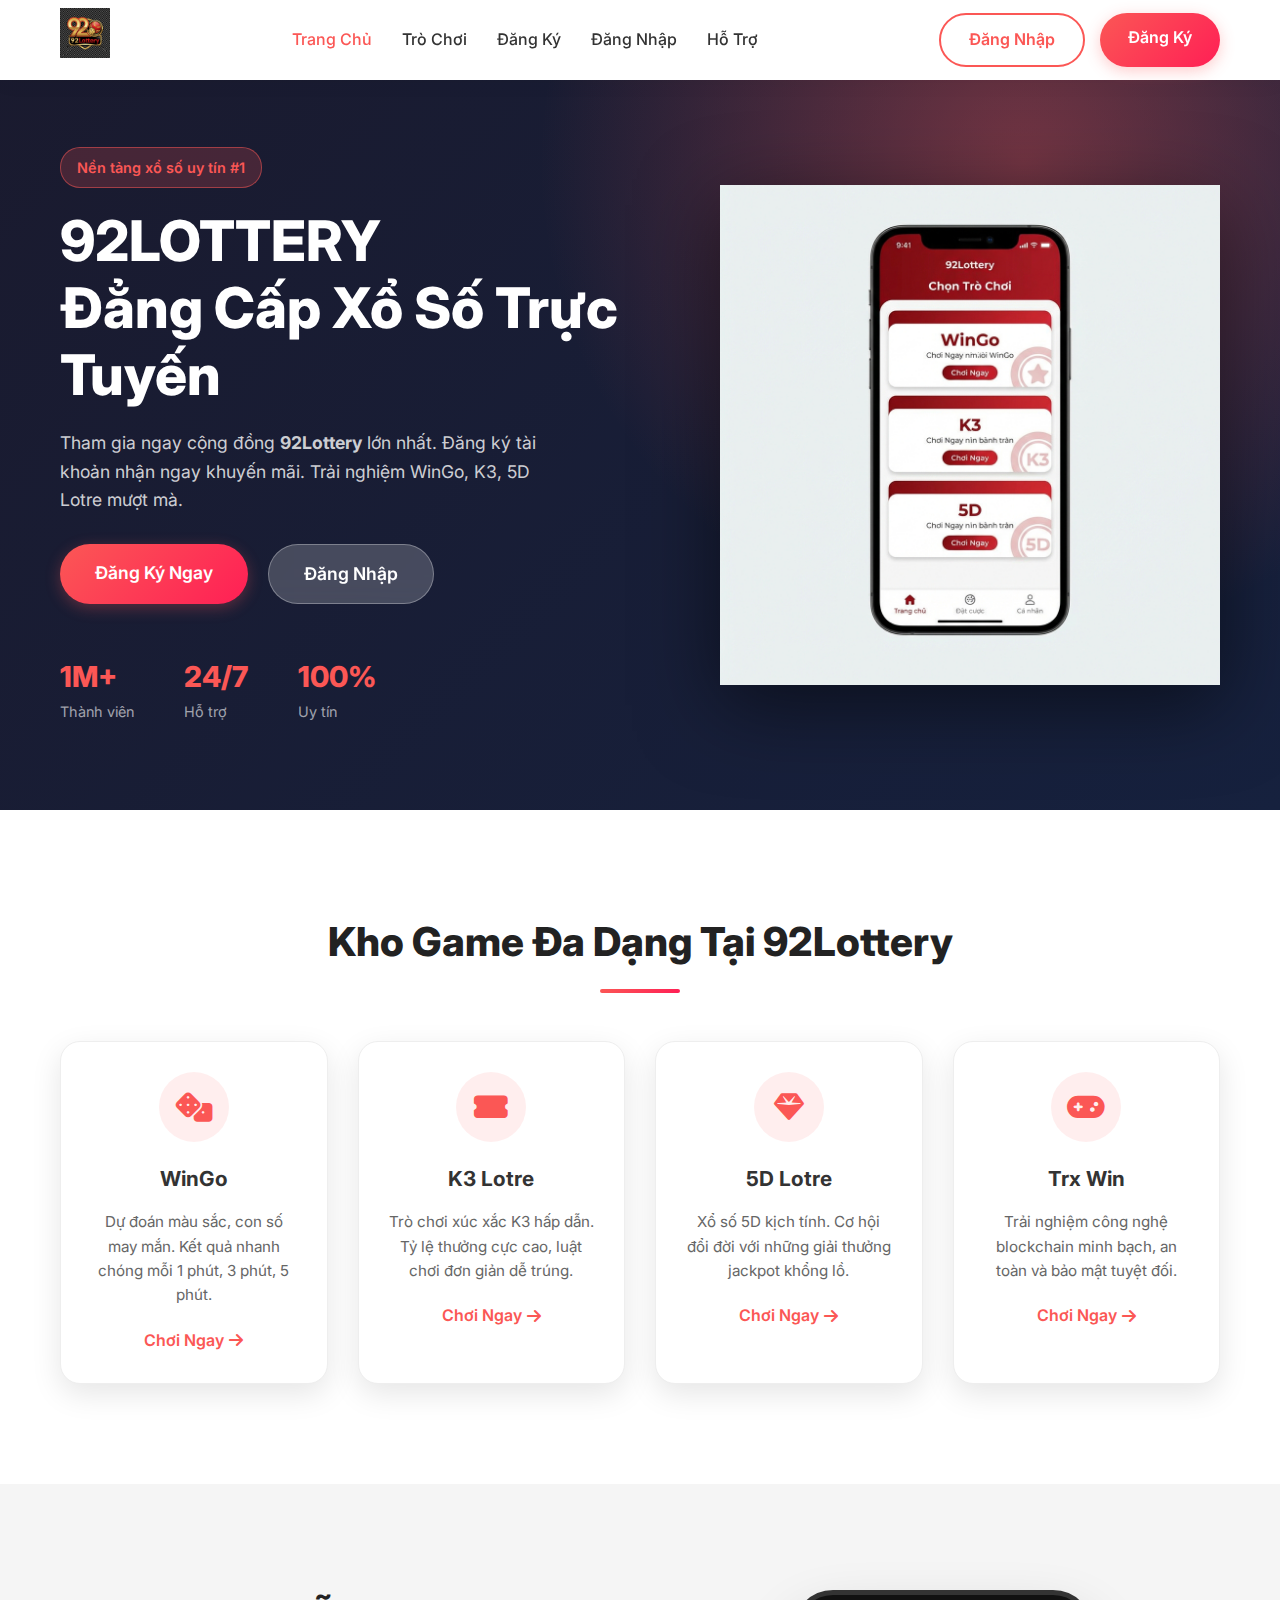
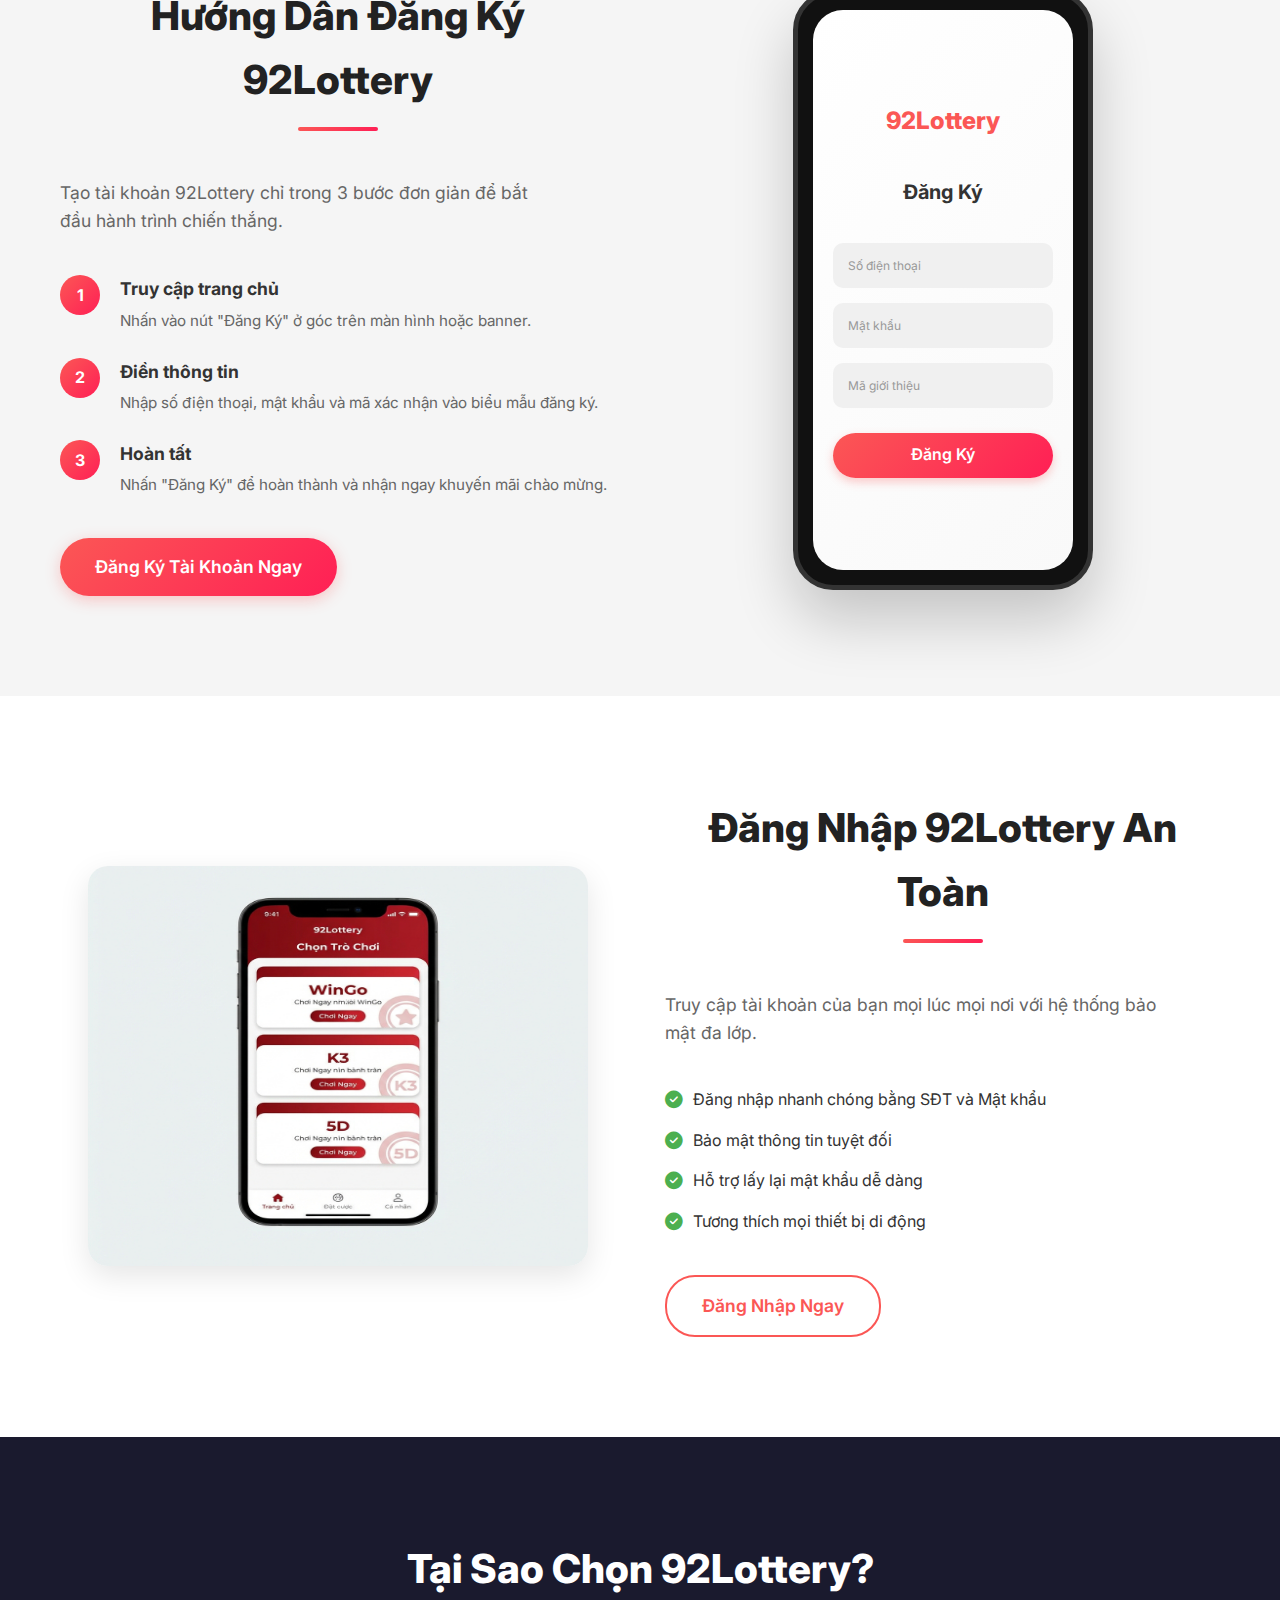
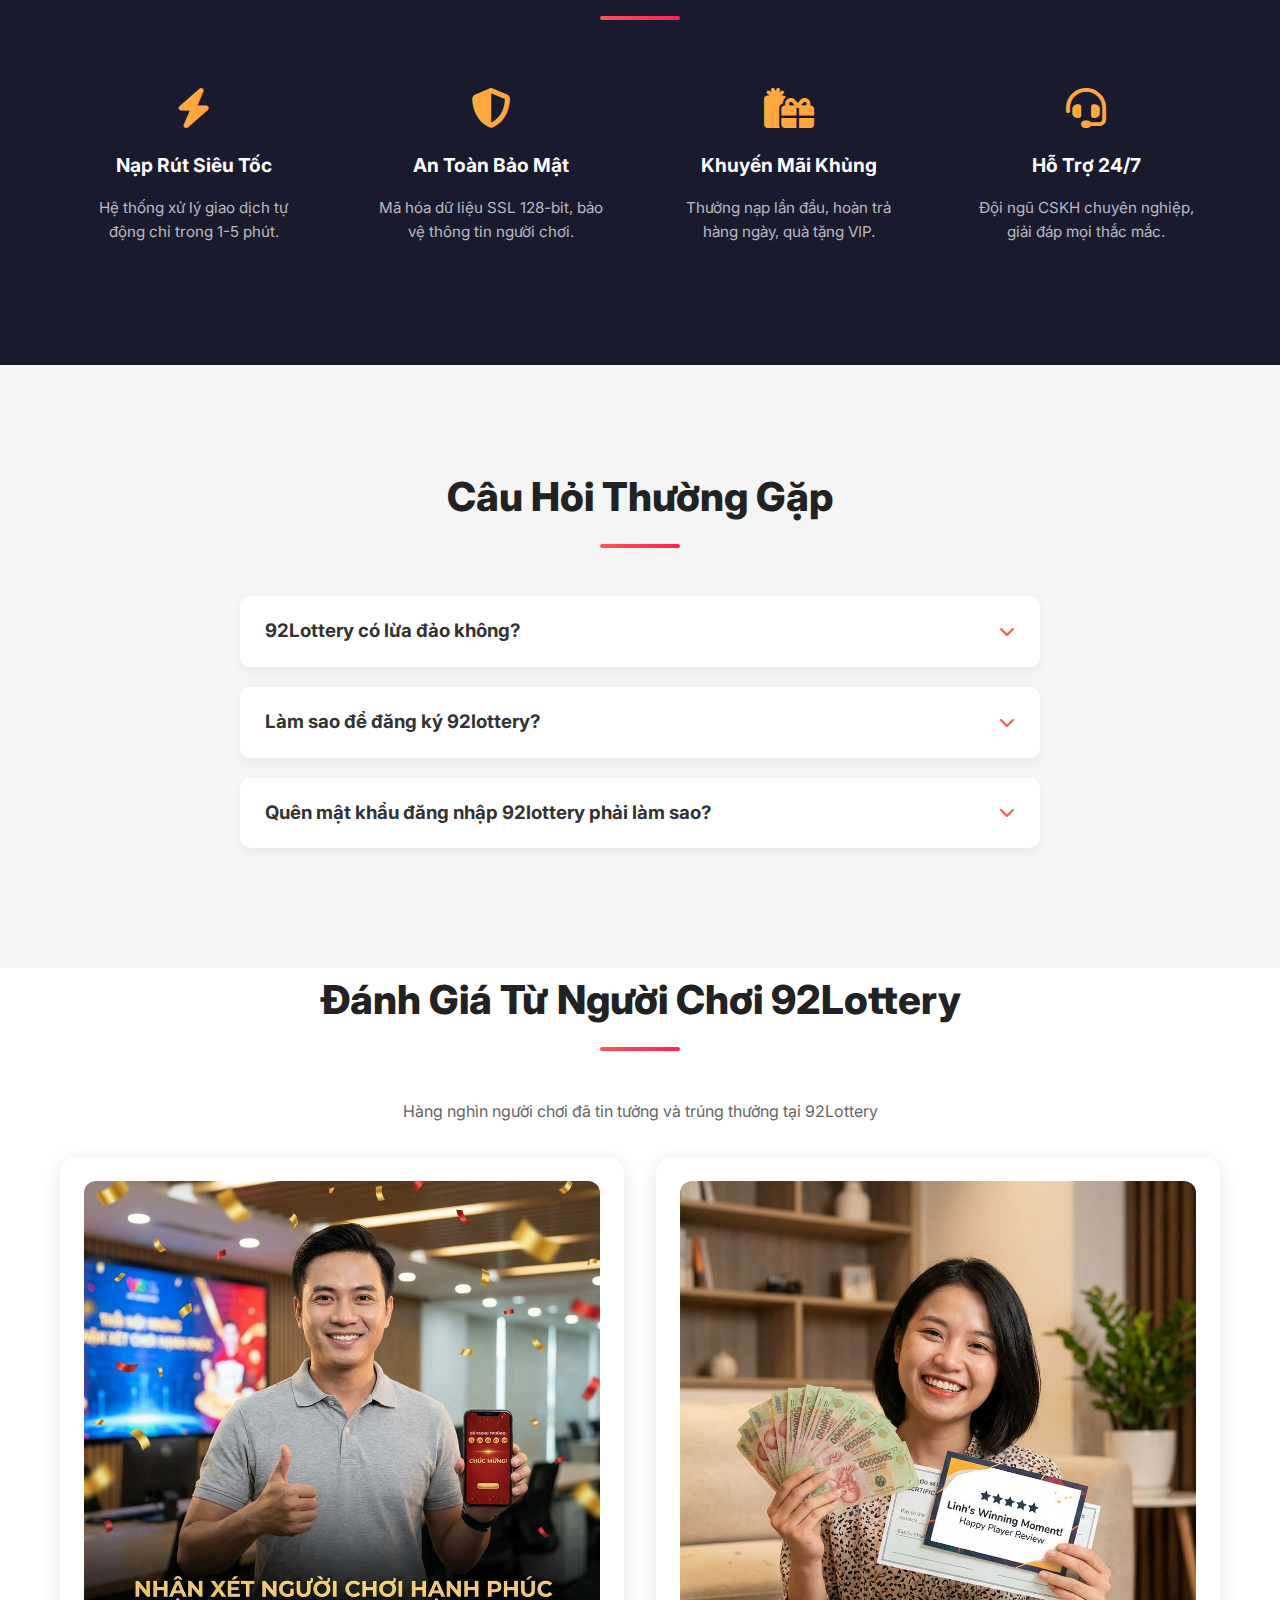
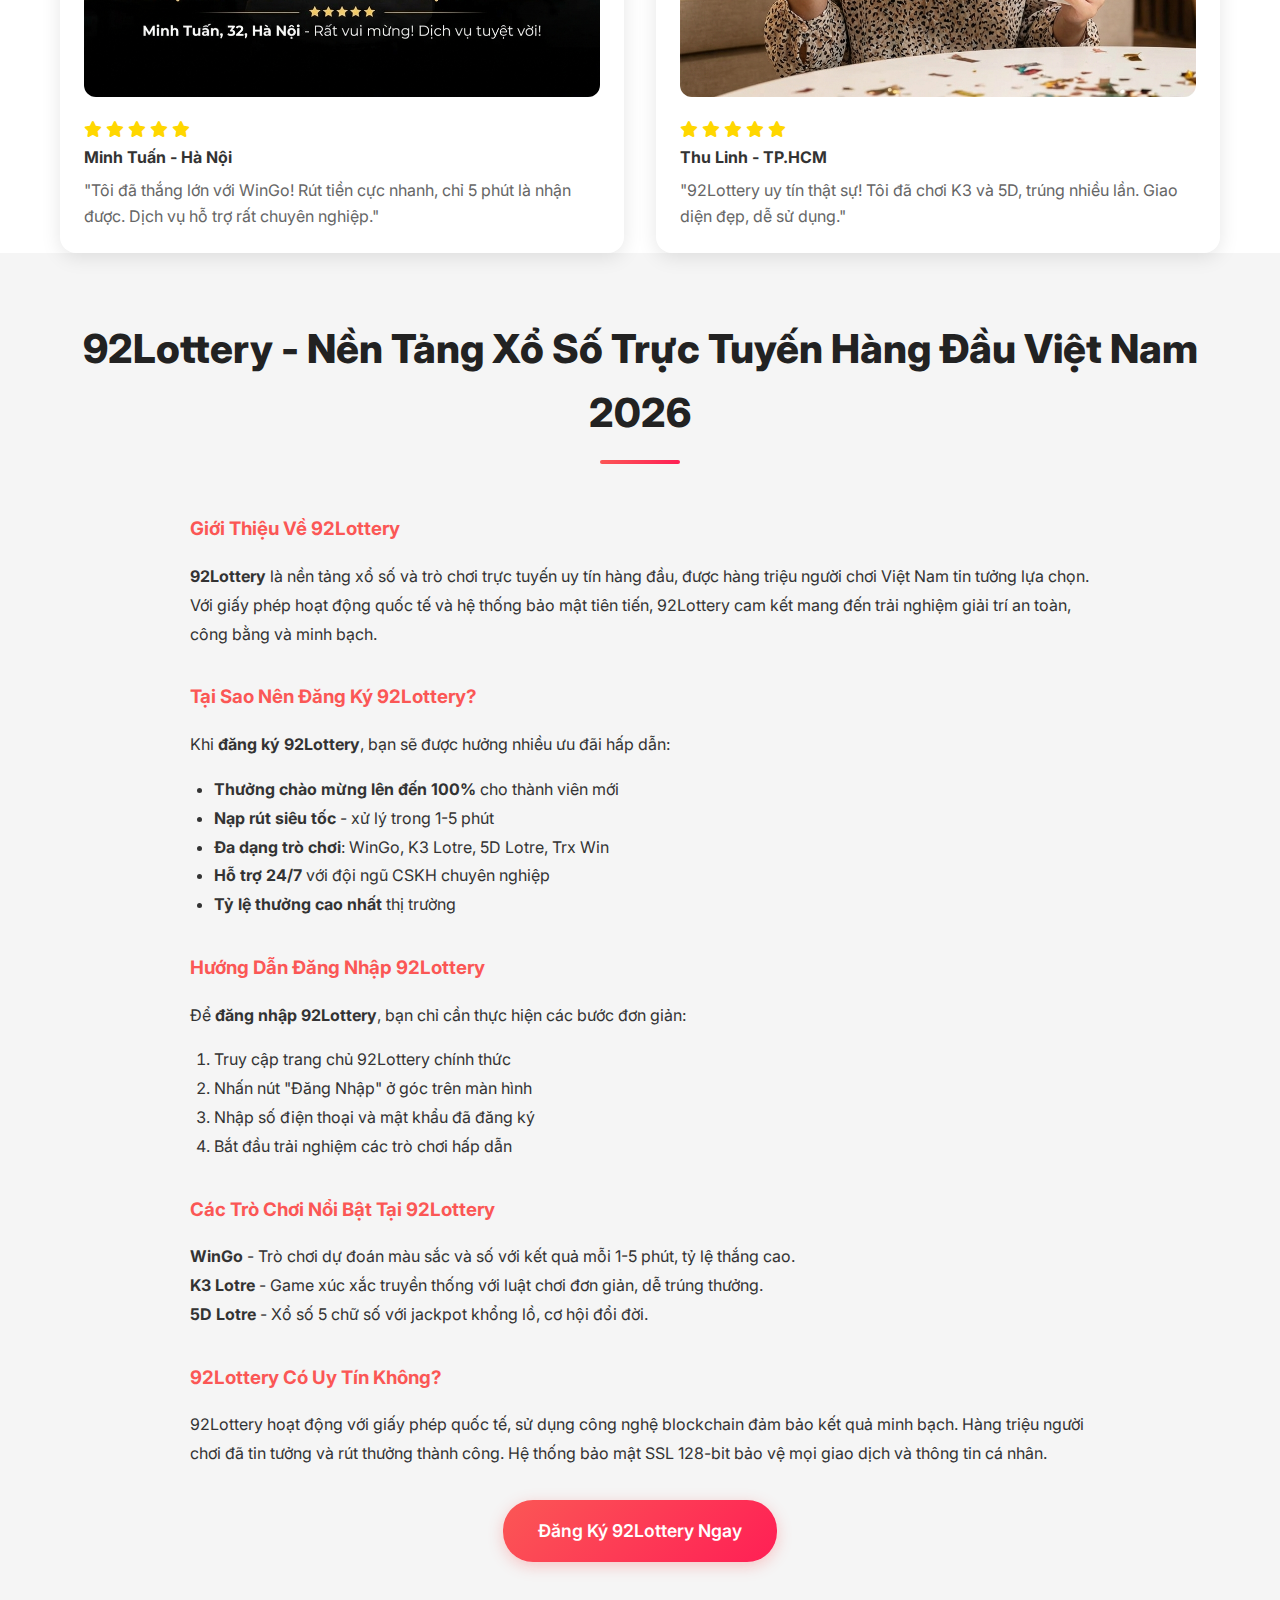
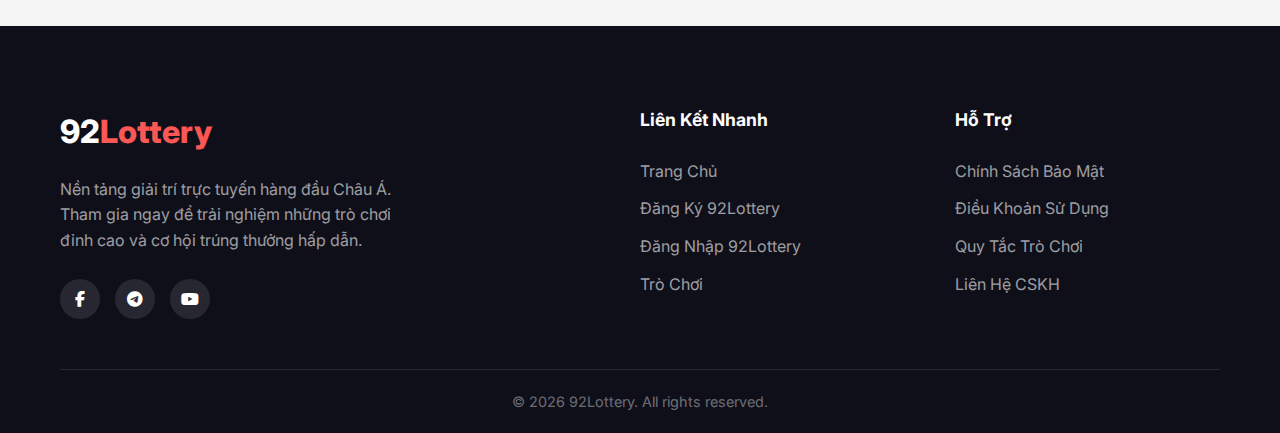
<file: index.html>
<!DOCTYPE html>
<html lang="vi">

<head>
    <meta charset="UTF-8">
    <meta name="viewport" content="width=device-width, initial-scale=1.0, maximum-scale=5.0, user-scalable=yes">
    <meta http-equiv="X-UA-Compatible" content="IE=edge">
    <meta name="robots" content="index, follow, max-image-preview:large, max-snippet:-1, max-video-preview:-1">

    <!-- Primary Meta Tags -->
    <title>92Lottery - Đăng Ký 92Lottery | Đăng Nhập 92Lottery Chính Thức 2026</title>
    <meta name="title" content="92Lottery - Đăng Ký 92Lottery | Đăng Nhập 92Lottery Chính Thức 2026">
    <meta name="description"
        content="Trang chủ 92Lottery chính thức. Hướng dẫn đăng ký 92lottery và đăng nhập 92lottery nhanh nhất. Tham gia ngay các trò chơi xổ số, WinGo, 5D Lotre uy tín hàng đầu.">
    <meta name="keywords"
        content="đăng ký 92lottery, đăng nhập 92lottery, 92lottery, 92 lottery, xổ số 92lottery, app 92lottery, wingo 92lottery, k3 lotre, 5d lotre">
    <meta name="author" content="92Lottery">
    <link rel="canonical" href="https://92lottery.com/">

    <!-- Theme Color for Mobile Browsers -->
    <meta name="theme-color" content="#FB5755">
    <meta name="msapplication-navbutton-color" content="#FB5755">
    <meta name="apple-mobile-web-app-status-bar-style" content="black-translucent">
    <meta name="apple-mobile-web-app-capable" content="yes">

    <!-- Open Graph / Facebook -->
    <meta property="og:type" content="website">
    <meta property="og:url" content="https://92lottery.com/">
    <meta property="og:title" content="92Lottery - Đăng Ký | Đăng Nhập 92Lottery Chính Thức 2024">
    <meta property="og:description"
        content="Trang chủ 92Lottery chính thức. Hướng dẫn đăng ký và đăng nhập 92lottery nhận khuyến mãi khủng.">
    <meta property="og:image" content="https://92lottery.com/assets/images/og-image.jpg">
    <meta property="og:image:width" content="1200">
    <meta property="og:image:height" content="630">
    <meta property="og:locale" content="vi_VN">
    <meta property="og:site_name" content="92Lottery">

    <!-- Twitter Card -->
    <meta name="twitter:card" content="summary_large_image">
    <meta name="twitter:url" content="https://92lottery.com/">
    <meta name="twitter:title" content="92Lottery - Đăng Ký | Đăng Nhập 92Lottery Chính Thức 2024">
    <meta name="twitter:description"
        content="Trang chủ 92Lottery chính thức. Hướng dẫn đăng ký và đăng nhập 92lottery nhận khuyến mãi khủng.">
    <meta name="twitter:image" content="https://92lottery.com/assets/images/og-image.jpg">

    <!-- Favicon -->
    <link rel="icon" type="image/png" sizes="32x32" href="assets/images/favicon-32x32.png">
    <link rel="icon" type="image/png" sizes="16x16" href="assets/images/favicon-16x16.png">
    <link rel="apple-touch-icon" sizes="180x180" href="assets/images/apple-touch-icon.png">
    <link rel="manifest" href="manifest.json">

    <!-- Preconnect for Performance -->
    <link rel="preconnect" href="https://fonts.googleapis.com">
    <link rel="preconnect" href="https://fonts.gstatic.com" crossorigin>
    <link rel="preconnect" href="https://cdnjs.cloudflare.com">

    <!-- Fonts -->
    <link href="https://fonts.googleapis.com/css2?family=Inter:wght@400;500;600;700;800&display=swap" rel="stylesheet">

    <!-- CSS -->
    <link rel="stylesheet" href="style.css">
    <link rel="stylesheet" href="https://cdnjs.cloudflare.com/ajax/libs/font-awesome/6.4.0/css/all.min.css">

    <!-- Structured Data - Organization -->
    <script type="application/ld+json">
    {
      "@context": "https://schema.org",
      "@type": "Organization",
      "name": "92Lottery",
      "url": "https://92lottery.com/",
      "logo": "https://92lottery.com/assets/images/logo.png",
      "sameAs": ["https://facebook.com/92lottery", "https://t.me/92lottery"]
    }
    </script>

    <!-- Structured Data - WebSite -->
    <script type="application/ld+json">
    {
      "@context": "https://schema.org",
      "@type": "WebSite",
      "name": "92Lottery",
      "url": "https://92lottery.com/",
      "potentialAction": {
        "@type": "SearchAction",
        "target": "https://92lottery.com/search?q={search_term_string}",
        "query-input": "required name=search_term_string"
      }
    }
    </script>

    <!-- Structured Data - FAQ -->
    <script type="application/ld+json">
    {
      "@context": "https://schema.org",
      "@type": "FAQPage",
      "mainEntity": [
        {
          "@type": "Question",
          "name": "92Lottery có lừa đảo không?",
          "acceptedAnswer": {
            "@type": "Answer",
            "text": "92Lottery là nền tảng xổ số trực tuyến uy tín hoạt động lâu năm tại nhiều quốc gia, cam kết minh bạch và công bằng."
          }
        },
        {
          "@type": "Question",
          "name": "Làm sao để đăng ký 92lottery?",
          "acceptedAnswer": {
            "@type": "Answer",
            "text": "Bạn chỉ cần nhấn vào nút Đăng Ký, điền số điện thoại và mật khẩu là có thể tạo tài khoản tham gia ngay."
          }
        },
        {
          "@type": "Question",
          "name": "Quên mật khẩu đăng nhập 92lottery phải làm sao?",
          "acceptedAnswer": {
            "@type": "Answer",
            "text": "Bạn có thể sử dụng tính năng Quên mật khẩu tại trang đăng nhập hoặc liên hệ CSKH để được hỗ trợ cấp lại mật khẩu."
          }
        }
      ]
    }
    </script>

    <!-- Structured Data - BreadcrumbList -->
    <script type="application/ld+json">
    {
      "@context": "https://schema.org",
      "@type": "BreadcrumbList",
      "itemListElement": [
        {
          "@type": "ListItem",
          "position": 1,
          "name": "Trang Chủ 92Lottery",
          "item": "https://92lottery.com/"
        },
        {
          "@type": "ListItem",
          "position": 2,
          "name": "Đăng Ký 92Lottery",
          "item": "https://92lottery.com/#register"
        },
        {
          "@type": "ListItem",
          "position": 3,
          "name": "Đăng Nhập 92Lottery",
          "item": "https://92lottery.com/#login"
        }
      ]
    }
    </script>

    <!-- Structured Data - HowTo (Hướng dẫn đăng ký) -->
    <script type="application/ld+json">
    {
      "@context": "https://schema.org",
      "@type": "HowTo",
      "name": "Hướng dẫn đăng ký 92Lottery",
      "description": "Các bước đăng ký tài khoản 92Lottery nhanh chóng và dễ dàng",
      "totalTime": "PT2M",
      "estimatedCost": {
        "@type": "MonetaryAmount",
        "currency": "VND",
        "value": "0"
      },
      "step": [
        {
          "@type": "HowToStep",
          "position": 1,
          "name": "Truy cập trang chủ",
          "text": "Nhấn vào nút Đăng Ký ở góc trên màn hình hoặc banner chính",
          "url": "https://92lottery.com/#register"
        },
        {
          "@type": "HowToStep",
          "position": 2,
          "name": "Điền thông tin",
          "text": "Nhập số điện thoại, mật khẩu và mã xác nhận vào biểu mẫu đăng ký"
        },
        {
          "@type": "HowToStep",
          "position": 3,
          "name": "Hoàn tất đăng ký",
          "text": "Nhấn nút Đăng Ký để hoàn thành và nhận ngay khuyến mãi chào mừng"
        }
      ]
    }
    </script>
</head>

<body>
    <header class="header">
        <div class="container header-container">
            <a href="#" class="logo">
                <img src="assets/images/logo.png" alt="92Lottery Logo" width="150" height="50"
                    style="height: 50px; width: auto;">
            </a>

            <nav class="nav-menu">
                <ul class="nav-list">
                    <li><a href="#home" class="nav-link active">Trang Chủ</a></li>
                    <li><a href="#games" class="nav-link">Trò Chơi</a></li>
                    <li><a href="#register" class="nav-link">Đăng Ký</a></li>
                    <li><a href="#login" class="nav-link">Đăng Nhập</a></li>
                    <li><a href="#faq" class="nav-link">Hỗ Trợ</a></li>
                </ul>
            </nav>

            <div class="auth-buttons">
                <a href="https://92c61.com/#/register?invitationCode=543571301457" target="_blank" rel="noopener"
                    class="btn btn-outline">Đăng Nhập</a>
                <a href="https://92c61.com/#/register?invitationCode=543571301457" target="_blank" rel="noopener"
                    class="btn btn-primary">Đăng Ký</a>
            </div>

            <button class="mobile-menu-btn">
                <i class="fas fa-bars"></i>
            </button>
        </div>
    </header>

    <main>
        <!-- Hero Section -->
        <section id="home" class="hero">
            <div class="hero-bg"></div>
            <div class="container hero-content">
                <div class="hero-text">
                    <span class="hero-badge">Nền tảng xổ số uy tín #1</span>
                    <h1>92LOTTERY <br> Đẳng Cấp Xổ Số Trực Tuyến</h1>
                    <p>Tham gia ngay cộng đồng <strong>92Lottery</strong> lớn nhất. Đăng ký tài khoản nhận ngay khuyến
                        mãi. Trải nghiệm WinGo, K3, 5D Lotre mượt mà.</p>
                    <div class="hero-cta">
                        <a href="https://92c61.com/#/register?invitationCode=543571301457" target="_blank"
                            rel="noopener" class="btn btn-primary btn-lg pulse-anim">Đăng Ký Ngay</a>
                        <a href="https://92c61.com/#/register?invitationCode=543571301457" target="_blank"
                            rel="noopener" class="btn btn-glass btn-lg">Đăng Nhập</a>
                    </div>
                    <div class="hero-stats">
                        <div class="stat-item">
                            <span class="stat-num">1M+</span>
                            <span class="stat-label">Thành viên</span>
                        </div>
                        <div class="stat-item">
                            <span class="stat-num">24/7</span>
                            <span class="stat-label">Hỗ trợ</span>
                        </div>
                        <div class="stat-item">
                            <span class="stat-num">100%</span>
                            <span class="stat-label">Uy tín</span>
                        </div>
                    </div>
                </div>
                <div class="hero-image">
                    <img src="assets/images/app-interface.png"
                        alt="Giao diện ứng dụng 92Lottery - Đăng ký đăng nhập dễ dàng" class="floating-img" width="500"
                        height="500" loading="eager">
                </div>
            </div>
        </section>

        <!-- Games Section -->
        <section id="games" class="games-section">
            <div class="container">
                <h2 class="section-title">Kho Game Đa Dạng Tại 92Lottery</h2>
                <div class="games-grid">
                    <div class="game-card">
                        <div class="game-icon">
                            <i class="fas fa-dice"></i>
                        </div>
                        <h3>WinGo</h3>
                        <p>Dự đoán màu sắc, con số may mắn. Kết quả nhanh chóng mỗi 1 phút, 3 phút, 5 phút.</p>
                        <a href="#play" class="btn-text">Chơi Ngay <i class="fas fa-arrow-right"></i></a>
                    </div>
                    <div class="game-card">
                        <div class="game-icon">
                            <i class="fas fa-ticket-alt"></i>
                        </div>
                        <h3>K3 Lotre</h3>
                        <p>Trò chơi xúc xắc K3 hấp dẫn. Tỷ lệ thưởng cực cao, luật chơi đơn giản dễ trúng.</p>
                        <a href="#play" class="btn-text">Chơi Ngay <i class="fas fa-arrow-right"></i></a>
                    </div>
                    <div class="game-card">
                        <div class="game-icon">
                            <i class="fas fa-gem"></i>
                        </div>
                        <h3>5D Lotre</h3>
                        <p>Xổ số 5D kịch tính. Cơ hội đổi đời với những giải thưởng jackpot khổng lồ.</p>
                        <a href="#play" class="btn-text">Chơi Ngay <i class="fas fa-arrow-right"></i></a>
                    </div>
                    <div class="game-card">
                        <div class="game-icon">
                            <i class="fas fa-gamepad"></i>
                        </div>
                        <h3>Trx Win</h3>
                        <p>Trải nghiệm công nghệ blockchain minh bạch, an toàn và bảo mật tuyệt đối.</p>
                        <a href="#play" class="btn-text">Chơi Ngay <i class="fas fa-arrow-right"></i></a>
                    </div>
                </div>
            </div>
        </section>

        <!-- Register Guide -->
        <section id="register" class="guide-section bg-light">
            <div class="container">
                <div class="guide-wrapper">
                    <div class="guide-content">
                        <h2 class="section-title text-left">Hướng Dẫn Đăng Ký 92Lottery</h2>
                        <p class="guide-desc">Tạo tài khoản 92Lottery chỉ trong 3 bước đơn giản để bắt đầu hành trình
                            chiến thắng.</p>

                        <div class="steps-list">
                            <div class="step-item">
                                <div class="step-number">1</div>
                                <div class="step-info">
                                    <h4>Truy cập trang chủ</h4>
                                    <p>Nhấn vào nút "Đăng Ký" ở góc trên màn hình hoặc banner.</p>
                                </div>
                            </div>
                            <div class="step-item">
                                <div class="step-number">2</div>
                                <div class="step-info">
                                    <h4>Điền thông tin</h4>
                                    <p>Nhập số điện thoại, mật khẩu và mã xác nhận vào biểu mẫu đăng ký.</p>
                                </div>
                            </div>
                            <div class="step-item">
                                <div class="step-number">3</div>
                                <div class="step-info">
                                    <h4>Hoàn tất</h4>
                                    <p>Nhấn "Đăng Ký" để hoàn thành và nhận ngay khuyến mãi chào mừng.</p>
                                </div>
                            </div>
                        </div>

                        <div class="guide-action">
                            <a href="https://92c61.com/#/register?invitationCode=543571301457" target="_blank"
                                rel="noopener" class="btn btn-primary btn-lg">Đăng Ký Tài Khoản Ngay</a>
                        </div>
                    </div>
                    <div class="guide-image">
                        <div class="mockup-phone">
                            <div class="screen">
                                <!-- Simple CSS Form Representation -->
                                <div class="mock-form">
                                    <div class="mock-logo">92Lottery</div>
                                    <div class="mock-title">Đăng Ký</div>
                                    <div class="mock-input">Số điện thoại</div>
                                    <div class="mock-input">Mật khẩu</div>
                                    <div class="mock-input">Mã giới thiệu</div>
                                    <div class="mock-btn">Đăng Ký</div>
                                </div>
                            </div>
                        </div>
                    </div>
                </div>
            </div>
        </section>

        <!-- Login Guide -->
        <section id="login" class="guide-section guide-reverse">
            <div class="container">
                <div class="guide-wrapper">
                    <div class="guide-image">
                        <img src="assets/images/app-interface.png" alt="Đăng nhập 92Lottery an toàn bảo mật"
                            class="rounded-img" width="500" height="400" loading="lazy">
                    </div>
                    <div class="guide-content">
                        <h2 class="section-title text-left">Đăng Nhập 92Lottery An Toàn</h2>
                        <p class="guide-desc">Truy cập tài khoản của bạn mọi lúc mọi nơi với hệ thống bảo mật đa lớp.
                        </p>

                        <ul class="check-list">
                            <li><i class="fas fa-check-circle"></i> Đăng nhập nhanh chóng bằng SĐT và Mật khẩu</li>
                            <li><i class="fas fa-check-circle"></i> Bảo mật thông tin tuyệt đối</li>
                            <li><i class="fas fa-check-circle"></i> Hỗ trợ lấy lại mật khẩu dễ dàng</li>
                            <li><i class="fas fa-check-circle"></i> Tương thích mọi thiết bị di động</li>
                        </ul>

                        <div class="guide-action">
                            <a href="https://92c61.com/#/register?invitationCode=543571301457" target="_blank"
                                rel="noopener" class="btn btn-outline btn-lg">Đăng Nhập Ngay</a>
                        </div>
                    </div>
                </div>
            </div>
        </section>

        <!-- Features/Why Choose Us -->
        <section class="features-section">
            <div class="container">
                <h2 class="section-title">Tại Sao Chọn 92Lottery?</h2>
                <div class="features-grid">
                    <div class="feature-item">
                        <div class="feature-icon"><i class="fas fa-bolt"></i></div>
                        <h3>Nạp Rút Siêu Tốc</h3>
                        <p>Hệ thống xử lý giao dịch tự động chỉ trong 1-5 phút.</p>
                    </div>
                    <div class="feature-item">
                        <div class="feature-icon"><i class="fas fa-shield-alt"></i></div>
                        <h3>An Toàn Bảo Mật</h3>
                        <p>Mã hóa dữ liệu SSL 128-bit, bảo vệ thông tin người chơi.</p>
                    </div>
                    <div class="feature-item">
                        <div class="feature-icon"><i class="fas fa-gifts"></i></div>
                        <h3>Khuyến Mãi Khủng</h3>
                        <p>Thưởng nạp lần đầu, hoàn trả hàng ngày, quà tặng VIP.</p>
                    </div>
                    <div class="feature-item">
                        <div class="feature-icon"><i class="fas fa-headset"></i></div>
                        <h3>Hỗ Trợ 24/7</h3>
                        <p>Đội ngũ CSKH chuyên nghiệp, giải đáp mọi thắc mắc.</p>
                    </div>
                </div>
            </div>
        </section>

        <!-- FAQ Section -->
        <section id="faq" class="faq-section bg-light">
            <div class="container">
                <h2 class="section-title">Câu Hỏi Thường Gặp</h2>
                <div class="faq-container">
                    <div class="faq-item">
                        <div class="faq-question">
                            <h3>92Lottery có lừa đảo không?</h3>
                            <i class="fas fa-chevron-down"></i>
                        </div>
                        <div class="faq-answer">
                            <p>92Lottery là nền tảng xổ số trực tuyến uy tín hoạt động lâu năm tại nhiều quốc gia, cam
                                kết minh bạch và công bằng.</p>
                        </div>
                    </div>
                    <div class="faq-item">
                        <div class="faq-question">
                            <h3>Làm sao để đăng ký 92lottery?</h3>
                            <i class="fas fa-chevron-down"></i>
                        </div>
                        <div class="faq-answer">
                            <p>Bạn chỉ cần nhấn vào nút Đăng Ký, điền số điện thoại và mật khẩu là có thể tạo tài khoản
                                tham gia ngay.</p>
                        </div>
                    </div>
                    <div class="faq-item">
                        <div class="faq-question">
                            <h3>Quên mật khẩu đăng nhập 92lottery phải làm sao?</h3>
                            <i class="fas fa-chevron-down"></i>
                        </div>
                        <div class="faq-answer">
                            <p>Bạn có thể sử dụng tính năng "Quên mật khẩu" tại trang đăng nhập hoặc liên hệ CSKH để
                                được hỗ trợ cấp lại mật khẩu.</p>
                        </div>
                    </div>
                </div>
            </div>
        </section>

        <!-- Reviews Section -->
        <section class="reviews-section">
            <div class="container">
                <h2 class="section-title">Đánh Giá Từ Người Chơi 92Lottery</h2>
                <p style="text-align: center; margin-bottom: 2rem; color: #666;">Hàng nghìn người chơi đã tin tưởng và
                    trúng thưởng tại 92Lottery</p>
                <div class="reviews-grid"
                    style="display: grid; grid-template-columns: repeat(auto-fit, minmax(300px, 1fr)); gap: 2rem;">
                    <div class="review-card"
                        style="background: white; border-radius: 16px; padding: 1.5rem; box-shadow: 0 4px 20px rgba(0,0,0,0.1);">
                        <img src="assets/images/review-1.png" alt="Đánh giá người chơi 92Lottery - Minh Tuấn"
                            style="width: 100%; border-radius: 12px; margin-bottom: 1rem;">
                        <div style="display: flex; gap: 0.25rem; margin-bottom: 0.5rem;">
                            <i class="fas fa-star" style="color: #FFD700;"></i>
                            <i class="fas fa-star" style="color: #FFD700;"></i>
                            <i class="fas fa-star" style="color: #FFD700;"></i>
                            <i class="fas fa-star" style="color: #FFD700;"></i>
                            <i class="fas fa-star" style="color: #FFD700;"></i>
                        </div>
                        <h4 style="margin-bottom: 0.5rem;">Minh Tuấn - Hà Nội</h4>
                        <p style="color: #666;">"Tôi đã thắng lớn với WinGo! Rút tiền cực nhanh, chỉ 5 phút là nhận
                            được. Dịch vụ hỗ trợ rất chuyên nghiệp."</p>
                    </div>
                    <div class="review-card"
                        style="background: white; border-radius: 16px; padding: 1.5rem; box-shadow: 0 4px 20px rgba(0,0,0,0.1);">
                        <img src="assets/images/review-2.png" alt="Đánh giá người chơi 92Lottery - Thu Linh"
                            style="width: 100%; border-radius: 12px; margin-bottom: 1rem;">
                        <div style="display: flex; gap: 0.25rem; margin-bottom: 0.5rem;">
                            <i class="fas fa-star" style="color: #FFD700;"></i>
                            <i class="fas fa-star" style="color: #FFD700;"></i>
                            <i class="fas fa-star" style="color: #FFD700;"></i>
                            <i class="fas fa-star" style="color: #FFD700;"></i>
                            <i class="fas fa-star" style="color: #FFD700;"></i>
                        </div>
                        <h4 style="margin-bottom: 0.5rem;">Thu Linh - TP.HCM</h4>
                        <p style="color: #666;">"92Lottery uy tín thật sự! Tôi đã chơi K3 và 5D, trúng nhiều lần. Giao
                            diện đẹp, dễ sử dụng."</p>
                    </div>
                </div>
            </div>
        </section>

        <!-- SEO Article Section -->
        <article class="seo-article bg-light" style="padding: 4rem 0;">
            <div class="container">
                <h2 class="section-title">92Lottery - Nền Tảng Xổ Số Trực Tuyến Hàng Đầu Việt Nam 2026</h2>

                <div style="max-width: 900px; margin: 0 auto; line-height: 1.8; color: #333;">
                    <h3 style="color: #FB5755; margin: 2rem 0 1rem;">Giới Thiệu Về 92Lottery</h3>
                    <p><strong>92Lottery</strong> là nền tảng xổ số và trò chơi trực tuyến uy tín hàng đầu, được hàng
                        triệu người chơi Việt Nam tin tưởng lựa chọn. Với giấy phép hoạt động quốc tế và hệ thống bảo
                        mật tiên tiến, 92Lottery cam kết mang đến trải nghiệm giải trí an toàn, công bằng và minh bạch.
                    </p>

                    <h3 style="color: #FB5755; margin: 2rem 0 1rem;">Tại Sao Nên Đăng Ký 92Lottery?</h3>
                    <p>Khi <strong>đăng ký 92Lottery</strong>, bạn sẽ được hưởng nhiều ưu đãi hấp dẫn:</p>
                    <ul style="margin: 1rem 0; padding-left: 1.5rem;">
                        <li><strong>Thưởng chào mừng lên đến 100%</strong> cho thành viên mới</li>
                        <li><strong>Nạp rút siêu tốc</strong> - xử lý trong 1-5 phút</li>
                        <li><strong>Đa dạng trò chơi</strong>: WinGo, K3 Lotre, 5D Lotre, Trx Win</li>
                        <li><strong>Hỗ trợ 24/7</strong> với đội ngũ CSKH chuyên nghiệp</li>
                        <li><strong>Tỷ lệ thưởng cao nhất</strong> thị trường</li>
                    </ul>

                    <h3 style="color: #FB5755; margin: 2rem 0 1rem;">Hướng Dẫn Đăng Nhập 92Lottery</h3>
                    <p>Để <strong>đăng nhập 92Lottery</strong>, bạn chỉ cần thực hiện các bước đơn giản:</p>
                    <ol style="margin: 1rem 0; padding-left: 1.5rem;">
                        <li>Truy cập trang chủ 92Lottery chính thức</li>
                        <li>Nhấn nút "Đăng Nhập" ở góc trên màn hình</li>
                        <li>Nhập số điện thoại và mật khẩu đã đăng ký</li>
                        <li>Bắt đầu trải nghiệm các trò chơi hấp dẫn</li>
                    </ol>

                    <h3 style="color: #FB5755; margin: 2rem 0 1rem;">Các Trò Chơi Nổi Bật Tại 92Lottery</h3>
                    <p><strong>WinGo</strong> - Trò chơi dự đoán màu sắc và số với kết quả mỗi 1-5 phút, tỷ lệ thắng
                        cao.</p>
                    <p><strong>K3 Lotre</strong> - Game xúc xắc truyền thống với luật chơi đơn giản, dễ trúng thưởng.
                    </p>
                    <p><strong>5D Lotre</strong> - Xổ số 5 chữ số với jackpot khổng lồ, cơ hội đổi đời.</p>

                    <h3 style="color: #FB5755; margin: 2rem 0 1rem;">92Lottery Có Uy Tín Không?</h3>
                    <p>92Lottery hoạt động với giấy phép quốc tế, sử dụng công nghệ blockchain đảm bảo kết quả minh
                        bạch. Hàng triệu người chơi đã tin tưởng và rút thưởng thành công. Hệ thống bảo mật SSL 128-bit
                        bảo vệ mọi giao dịch và thông tin cá nhân.</p>

                    <div style="text-align: center; margin-top: 2rem;">
                        <a href="https://92c61.com/#/register?invitationCode=543571301457" target="_blank"
                            rel="noopener" class="btn btn-primary btn-lg">Đăng Ký 92Lottery Ngay</a>
                    </div>
                </div>
            </div>
        </article>
    </main>

    <footer class="footer">
        <div class="container">
            <div class="footer-content">
                <div class="footer-info">
                    <a href="#" class="footer-logo">92<span class="highlight">Lottery</span></a>
                    <p>Nền tảng giải trí trực tuyến hàng đầu Châu Á. Tham gia ngay để trải nghiệm những trò chơi đỉnh
                        cao và cơ hội trúng thưởng hấp dẫn.</p>
                    <div class="social-links">
                        <a href="#"><i class="fab fa-facebook-f"></i></a>
                        <a href="#"><i class="fab fa-telegram-plane"></i></a>
                        <a href="#"><i class="fab fa-youtube"></i></a>
                    </div>
                </div>
                <div class="footer-links">
                    <h4>Liên Kết Nhanh</h4>
                    <ul>
                        <li><a href="#home">Trang Chủ</a></li>
                        <li><a href="#register">Đăng Ký 92Lottery</a></li>
                        <li><a href="#login">Đăng Nhập 92Lottery</a></li>
                        <li><a href="#games">Trò Chơi</a></li>
                    </ul>
                </div>
                <div class="footer-links">
                    <h4>Hỗ Trợ</h4>
                    <ul>
                        <li><a href="chinh-sach-bao-mat.html">Chính Sách Bảo Mật</a></li>
                        <li><a href="dieu-khoan-su-dung.html">Điều Khoản Sử Dụng</a></li>
                        <li><a href="quy-tac-tro-choi.html">Quy Tắc Trò Chơi</a></li>
                        <li><a href="lien-he.html">Liên Hệ CSKH</a></li>
                    </ul>
                </div>
            </div>
            <div class="footer-bottom">
                <p>&copy; 2026 92Lottery. All rights reserved.</p>
            </div>
        </div>
    </footer>

    <script src="script.js"></script>
</body>

</html>
</file>
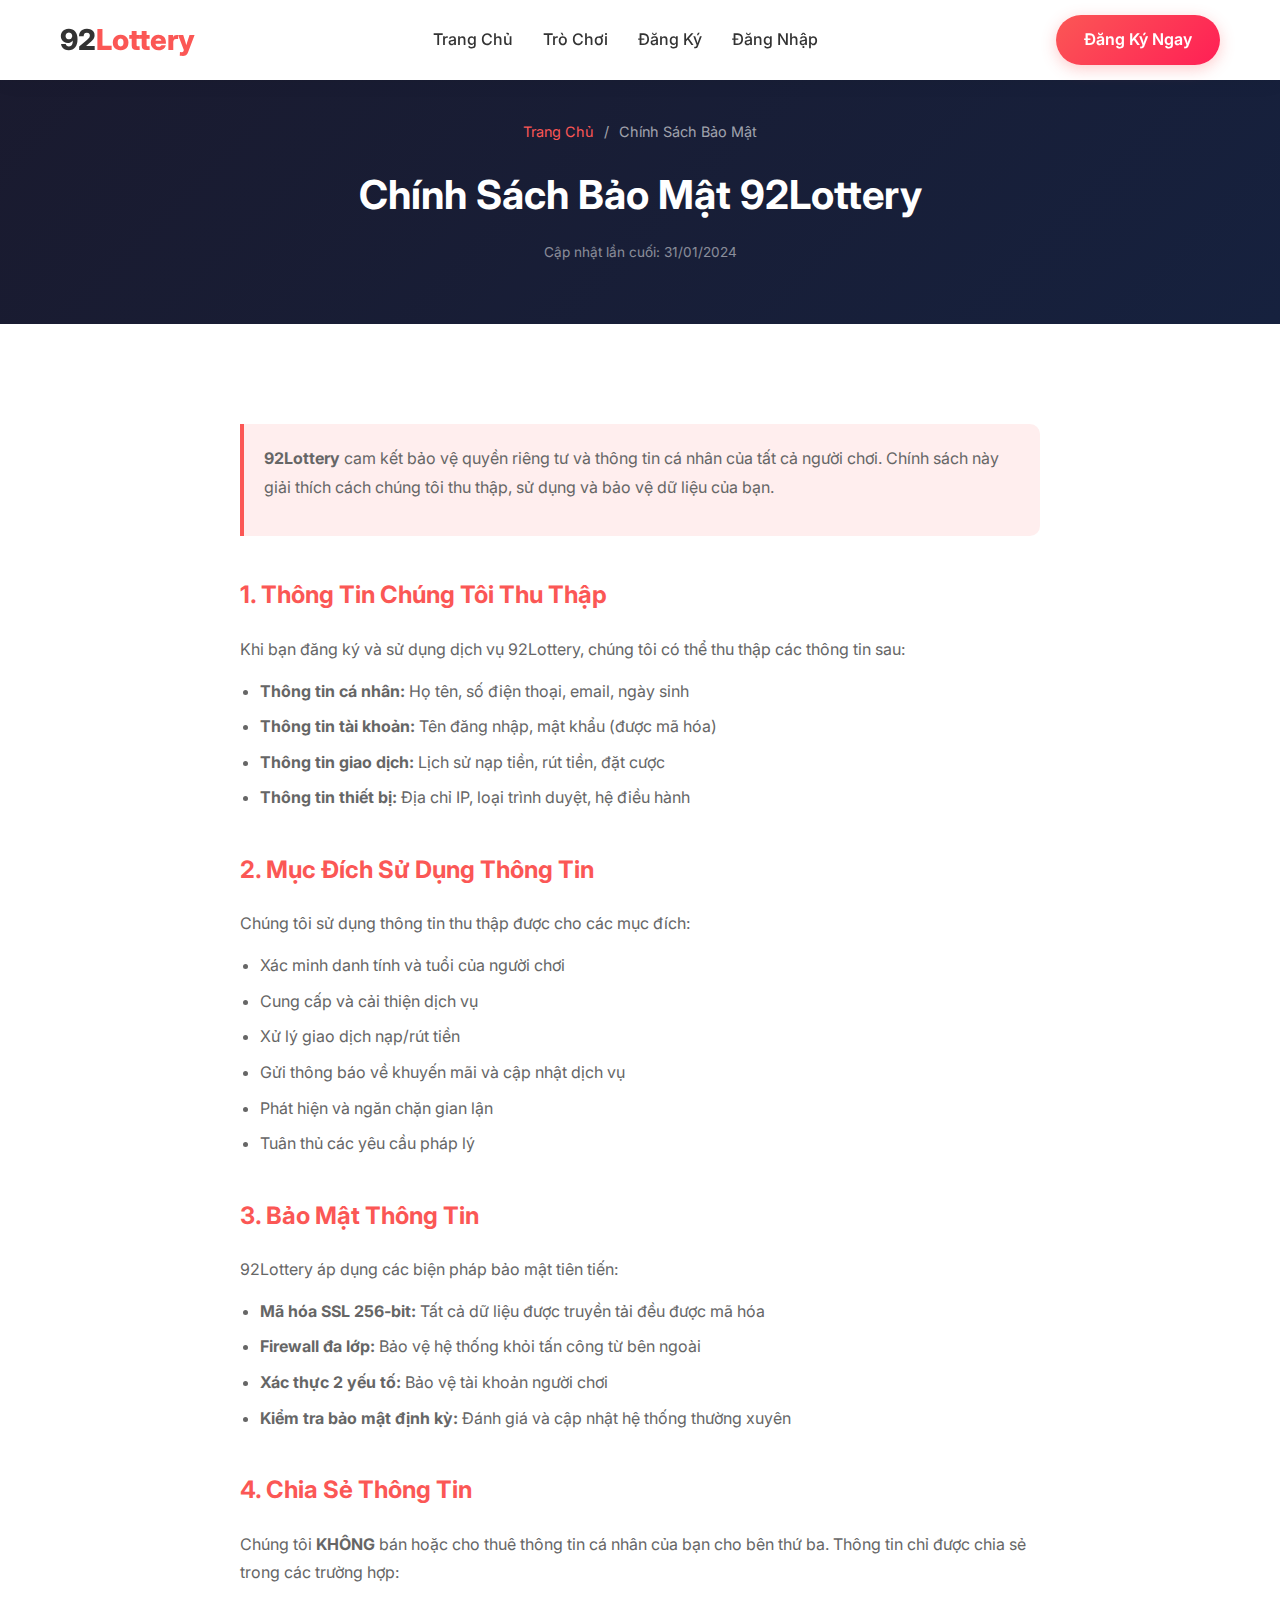
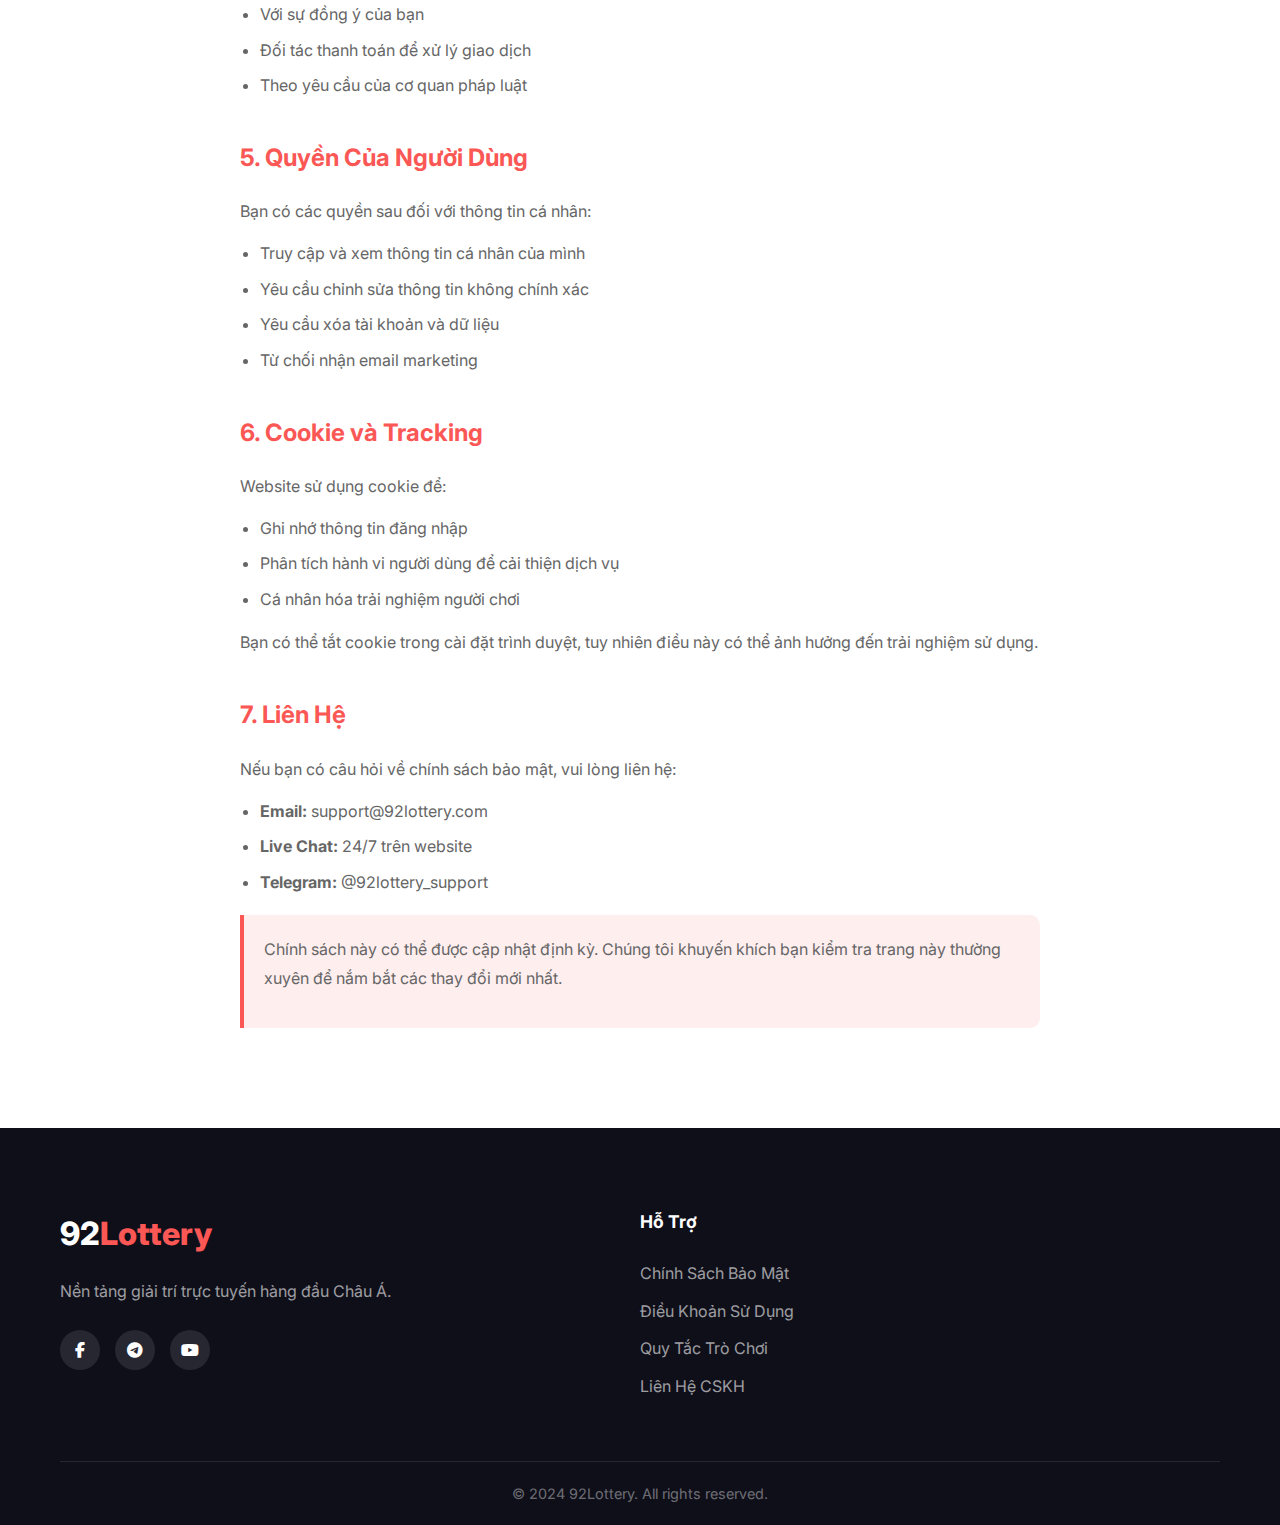
<file: chinh-sach-bao-mat.html>
<!DOCTYPE html>
<html lang="vi">

<head>
    <meta charset="UTF-8">
    <meta name="viewport" content="width=device-width, initial-scale=1.0, maximum-scale=5.0, user-scalable=yes">
    <meta http-equiv="X-UA-Compatible" content="IE=edge">
    <meta name="robots" content="index, follow">

    <!-- Primary Meta Tags -->
    <title>Chính Sách Bảo Mật 92Lottery - Cam Kết Bảo Vệ Thông Tin Người Chơi</title>
    <meta name="title" content="Chính Sách Bảo Mật 92Lottery - Cam Kết Bảo Vệ Thông Tin Người Chơi">
    <meta name="description"
        content="Chính sách bảo mật 92Lottery cam kết bảo vệ thông tin cá nhân người chơi. Tìm hiểu cách chúng tôi thu thập, sử dụng và bảo vệ dữ liệu của bạn.">
    <meta name="keywords"
        content="chính sách bảo mật 92lottery, bảo mật 92lottery, privacy policy 92lottery, bảo vệ thông tin 92lottery">
    <meta name="author" content="92Lottery">
    <link rel="canonical" href="https://92lottery.com/chinh-sach-bao-mat.html">

    <!-- Theme Color -->
    <meta name="theme-color" content="#FB5755">

    <!-- Open Graph -->
    <meta property="og:type" content="article">
    <meta property="og:url" content="https://92lottery.com/chinh-sach-bao-mat.html">
    <meta property="og:title" content="Chính Sách Bảo Mật 92Lottery">
    <meta property="og:description" content="Cam kết bảo vệ thông tin cá nhân người chơi tại 92Lottery.">
    <meta property="og:image" content="https://92lottery.com/assets/images/og-image.jpg">
    <meta property="og:locale" content="vi_VN">

    <!-- Favicon -->
    <link rel="icon" type="image/png" sizes="32x32" href="assets/images/favicon-32x32.png">
    <link rel="apple-touch-icon" sizes="180x180" href="assets/images/apple-touch-icon.png">

    <!-- Fonts & CSS -->
    <link rel="preconnect" href="https://fonts.googleapis.com">
    <link rel="preconnect" href="https://fonts.gstatic.com" crossorigin>
    <link href="https://fonts.googleapis.com/css2?family=Inter:wght@400;500;600;700;800&display=swap" rel="stylesheet">
    <link rel="stylesheet" href="style.css">
    <link rel="stylesheet" href="https://cdnjs.cloudflare.com/ajax/libs/font-awesome/6.4.0/css/all.min.css">

    <!-- Structured Data - BreadcrumbList -->
    <script type="application/ld+json">
    {
      "@context": "https://schema.org",
      "@type": "BreadcrumbList",
      "itemListElement": [
        {
          "@type": "ListItem",
          "position": 1,
          "name": "Trang Chủ",
          "item": "https://92lottery.com/"
        },
        {
          "@type": "ListItem",
          "position": 2,
          "name": "Chính Sách Bảo Mật",
          "item": "https://92lottery.com/chinh-sach-bao-mat.html"
        }
      ]
    }
    </script>

    <!-- Structured Data - Article -->
    <script type="application/ld+json">
    {
      "@context": "https://schema.org",
      "@type": "Article",
      "headline": "Chính Sách Bảo Mật 92Lottery",
      "description": "Cam kết bảo vệ thông tin cá nhân người chơi tại 92Lottery",
      "author": {
        "@type": "Organization",
        "name": "92Lottery"
      },
      "publisher": {
        "@type": "Organization",
        "name": "92Lottery",
        "logo": {
          "@type": "ImageObject",
          "url": "https://92lottery.com/assets/images/logo.png"
        }
      },
      "datePublished": "2024-01-01",
      "dateModified": "2024-01-31"
    }
    </script>

    <style>
        .page-header {
            background: linear-gradient(135deg, #1A1A2E 0%, #16213E 100%);
            padding: 120px 0 60px;
            text-align: center;
            color: white;
        }

        .page-header h1 {
            font-size: 2.5rem;
            margin-bottom: 15px;
        }

        .breadcrumb {
            display: flex;
            justify-content: center;
            gap: 10px;
            margin-bottom: 20px;
            font-size: 0.9rem;
        }

        .breadcrumb a {
            color: var(--primary-color);
            text-decoration: none;
        }

        .breadcrumb span {
            color: rgba(255, 255, 255, 0.6);
        }

        .content-section {
            padding: 80px 0;
            background: var(--white);
        }

        .content-wrapper {
            max-width: 800px;
            margin: 0 auto;
        }

        .content-wrapper h2 {
            color: var(--primary-color);
            margin: 40px 0 20px;
            font-size: 1.5rem;
        }

        .content-wrapper h3 {
            margin: 30px 0 15px;
            font-size: 1.2rem;
        }

        .content-wrapper p {
            color: var(--text-light);
            margin-bottom: 15px;
            line-height: 1.8;
        }

        .content-wrapper ul {
            margin: 15px 0 15px 20px;
            color: var(--text-light);
        }

        .content-wrapper li {
            margin-bottom: 10px;
            line-height: 1.6;
        }

        .highlight-box {
            background: rgba(251, 87, 85, 0.1);
            border-left: 4px solid var(--primary-color);
            padding: 20px;
            margin: 20px 0;
            border-radius: 0 10px 10px 0;
        }

        .last-updated {
            color: rgba(255, 255, 255, 0.5);
            font-size: 0.85rem;
        }

        @media (max-width: 768px) {
            .page-header h1 {
                font-size: 1.8rem;
            }
        }
    </style>
</head>

<body>
    <header class="header">
        <div class="container header-container">
            <a href="index.html" class="logo">
                <span class="logo-text">92<span class="highlight">Lottery</span></span>
            </a>

            <nav class="nav-menu">
                <ul class="nav-list">
                    <li><a href="index.html" class="nav-link">Trang Chủ</a></li>
                    <li><a href="index.html#games" class="nav-link">Trò Chơi</a></li>
                    <li><a href="index.html#register" class="nav-link">Đăng Ký</a></li>
                    <li><a href="index.html#login" class="nav-link">Đăng Nhập</a></li>
                </ul>
            </nav>

            <div class="auth-buttons">
                <a href="https://92c61.com/#/register?invitationCode=543571301457" target="_blank" rel="noopener"
                    class="btn btn-primary">Đăng Ký Ngay</a>
            </div>

            <button class="mobile-menu-btn">
                <i class="fas fa-bars"></i>
            </button>
        </div>
    </header>

    <main>
        <section class="page-header">
            <div class="container">
                <nav class="breadcrumb">
                    <a href="index.html">Trang Chủ</a>
                    <span>/</span>
                    <span>Chính Sách Bảo Mật</span>
                </nav>
                <h1>Chính Sách Bảo Mật 92Lottery</h1>
                <p class="last-updated">Cập nhật lần cuối: 31/01/2024</p>
            </div>
        </section>

        <section class="content-section">
            <div class="container">
                <div class="content-wrapper">
                    <div class="highlight-box">
                        <p><strong>92Lottery</strong> cam kết bảo vệ quyền riêng tư và thông tin cá nhân của tất cả
                            người chơi. Chính sách này giải thích cách chúng tôi thu thập, sử dụng và bảo vệ dữ liệu của
                            bạn.</p>
                    </div>

                    <h2>1. Thông Tin Chúng Tôi Thu Thập</h2>
                    <p>Khi bạn đăng ký và sử dụng dịch vụ 92Lottery, chúng tôi có thể thu thập các thông tin sau:</p>
                    <ul>
                        <li><strong>Thông tin cá nhân:</strong> Họ tên, số điện thoại, email, ngày sinh</li>
                        <li><strong>Thông tin tài khoản:</strong> Tên đăng nhập, mật khẩu (được mã hóa)</li>
                        <li><strong>Thông tin giao dịch:</strong> Lịch sử nạp tiền, rút tiền, đặt cược</li>
                        <li><strong>Thông tin thiết bị:</strong> Địa chỉ IP, loại trình duyệt, hệ điều hành</li>
                    </ul>

                    <h2>2. Mục Đích Sử Dụng Thông Tin</h2>
                    <p>Chúng tôi sử dụng thông tin thu thập được cho các mục đích:</p>
                    <ul>
                        <li>Xác minh danh tính và tuổi của người chơi</li>
                        <li>Cung cấp và cải thiện dịch vụ</li>
                        <li>Xử lý giao dịch nạp/rút tiền</li>
                        <li>Gửi thông báo về khuyến mãi và cập nhật dịch vụ</li>
                        <li>Phát hiện và ngăn chặn gian lận</li>
                        <li>Tuân thủ các yêu cầu pháp lý</li>
                    </ul>

                    <h2>3. Bảo Mật Thông Tin</h2>
                    <p>92Lottery áp dụng các biện pháp bảo mật tiên tiến:</p>
                    <ul>
                        <li><strong>Mã hóa SSL 256-bit:</strong> Tất cả dữ liệu được truyền tải đều được mã hóa</li>
                        <li><strong>Firewall đa lớp:</strong> Bảo vệ hệ thống khỏi tấn công từ bên ngoài</li>
                        <li><strong>Xác thực 2 yếu tố:</strong> Bảo vệ tài khoản người chơi</li>
                        <li><strong>Kiểm tra bảo mật định kỳ:</strong> Đánh giá và cập nhật hệ thống thường xuyên</li>
                    </ul>

                    <h2>4. Chia Sẻ Thông Tin</h2>
                    <p>Chúng tôi <strong>KHÔNG</strong> bán hoặc cho thuê thông tin cá nhân của bạn cho bên thứ ba.
                        Thông tin chỉ được chia sẻ trong các trường hợp:</p>
                    <ul>
                        <li>Với sự đồng ý của bạn</li>
                        <li>Đối tác thanh toán để xử lý giao dịch</li>
                        <li>Theo yêu cầu của cơ quan pháp luật</li>
                    </ul>

                    <h2>5. Quyền Của Người Dùng</h2>
                    <p>Bạn có các quyền sau đối với thông tin cá nhân:</p>
                    <ul>
                        <li>Truy cập và xem thông tin cá nhân của mình</li>
                        <li>Yêu cầu chỉnh sửa thông tin không chính xác</li>
                        <li>Yêu cầu xóa tài khoản và dữ liệu</li>
                        <li>Từ chối nhận email marketing</li>
                    </ul>

                    <h2>6. Cookie và Tracking</h2>
                    <p>Website sử dụng cookie để:</p>
                    <ul>
                        <li>Ghi nhớ thông tin đăng nhập</li>
                        <li>Phân tích hành vi người dùng để cải thiện dịch vụ</li>
                        <li>Cá nhân hóa trải nghiệm người chơi</li>
                    </ul>
                    <p>Bạn có thể tắt cookie trong cài đặt trình duyệt, tuy nhiên điều này có thể ảnh hưởng đến trải
                        nghiệm sử dụng.</p>

                    <h2>7. Liên Hệ</h2>
                    <p>Nếu bạn có câu hỏi về chính sách bảo mật, vui lòng liên hệ:</p>
                    <ul>
                        <li><strong>Email:</strong> support@92lottery.com</li>
                        <li><strong>Live Chat:</strong> 24/7 trên website</li>
                        <li><strong>Telegram:</strong> @92lottery_support</li>
                    </ul>

                    <div class="highlight-box">
                        <p>Chính sách này có thể được cập nhật định kỳ. Chúng tôi khuyến khích bạn kiểm tra trang này
                            thường xuyên để nắm bắt các thay đổi mới nhất.</p>
                    </div>
                </div>
            </div>
        </section>
    </main>

    <footer class="footer">
        <div class="container">
            <div class="footer-content">
                <div class="footer-info">
                    <a href="index.html" class="footer-logo">92<span class="highlight">Lottery</span></a>
                    <p>Nền tảng giải trí trực tuyến hàng đầu Châu Á.</p>
                    <div class="social-links">
                        <a href="#"><i class="fab fa-facebook-f"></i></a>
                        <a href="#"><i class="fab fa-telegram-plane"></i></a>
                        <a href="#"><i class="fab fa-youtube"></i></a>
                    </div>
                </div>
                <div class="footer-links">
                    <h4>Hỗ Trợ</h4>
                    <ul>
                        <li><a href="chinh-sach-bao-mat.html">Chính Sách Bảo Mật</a></li>
                        <li><a href="dieu-khoan-su-dung.html">Điều Khoản Sử Dụng</a></li>
                        <li><a href="quy-tac-tro-choi.html">Quy Tắc Trò Chơi</a></li>
                        <li><a href="lien-he.html">Liên Hệ CSKH</a></li>
                    </ul>
                </div>
            </div>
            <div class="footer-bottom">
                <p>&copy; 2024 92Lottery. All rights reserved.</p>
            </div>
        </div>
    </footer>

    <script src="script.js"></script>
</body>

</html>
</file>
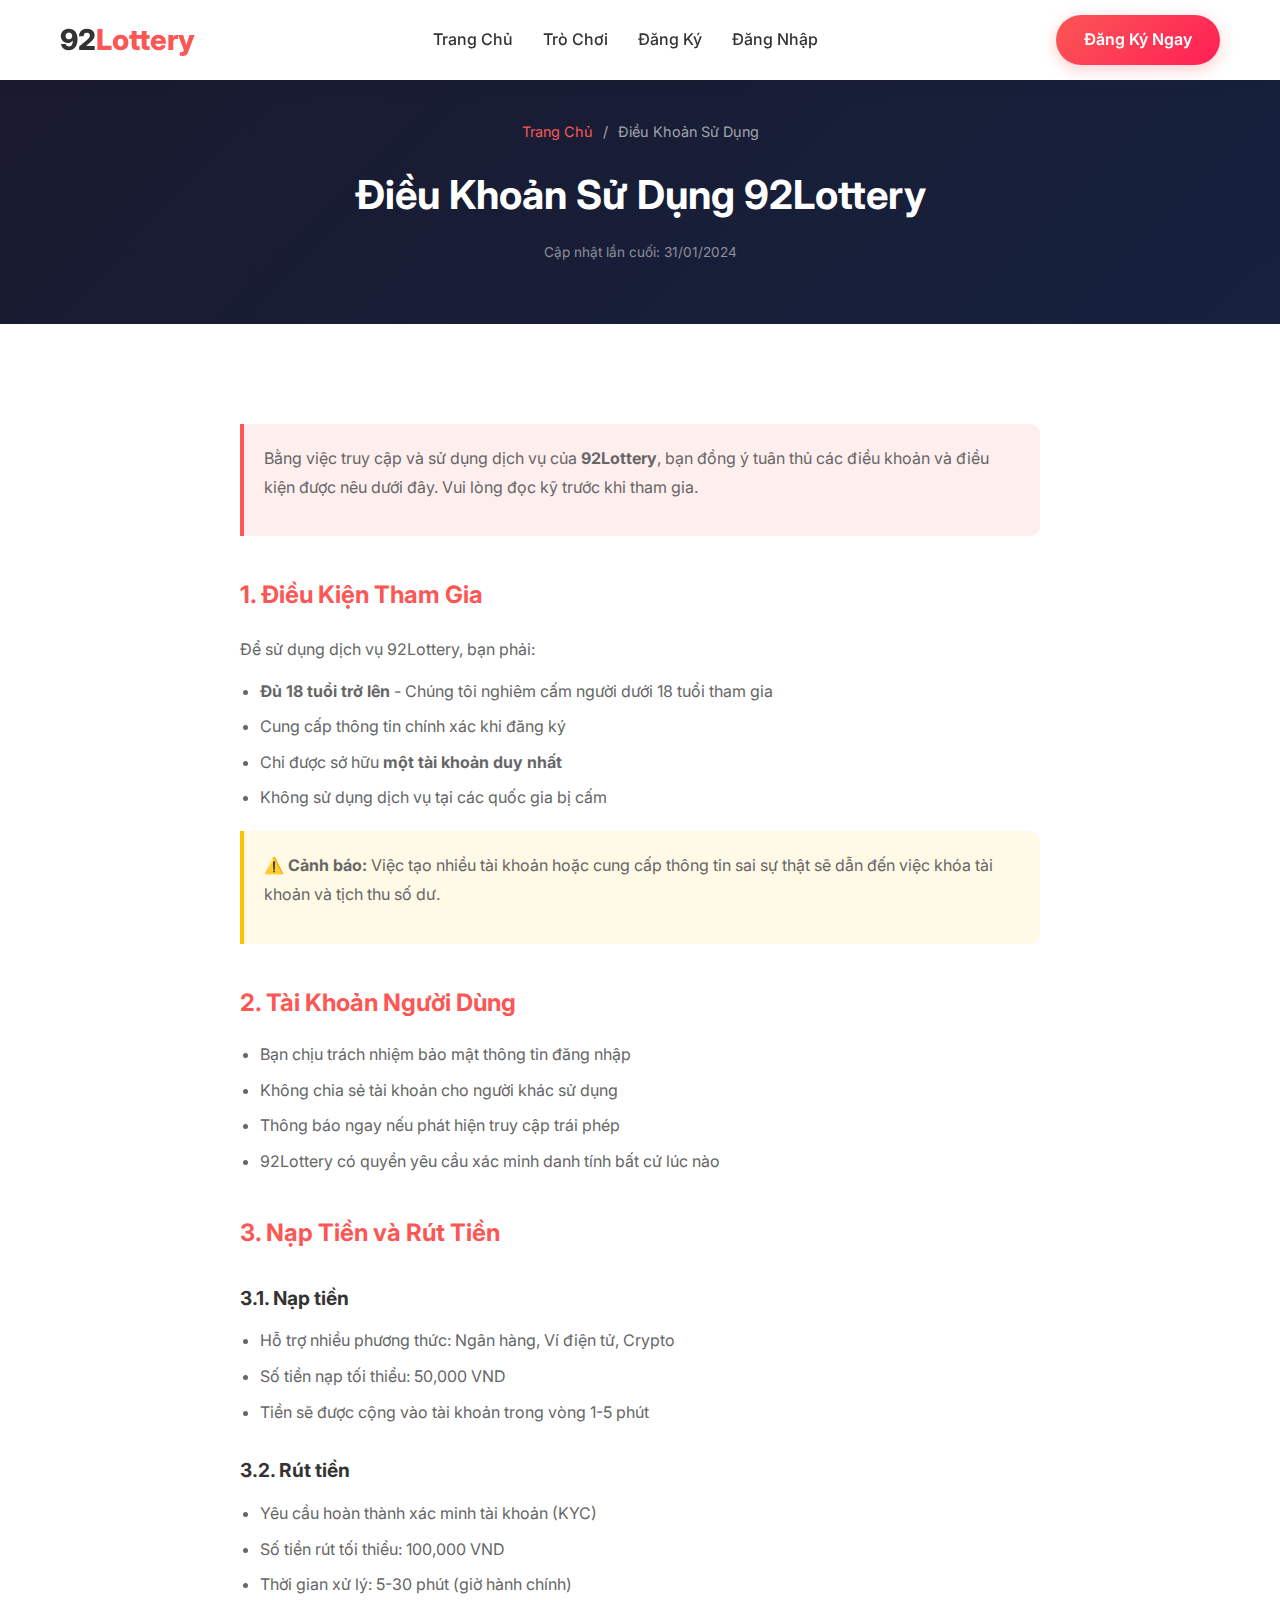
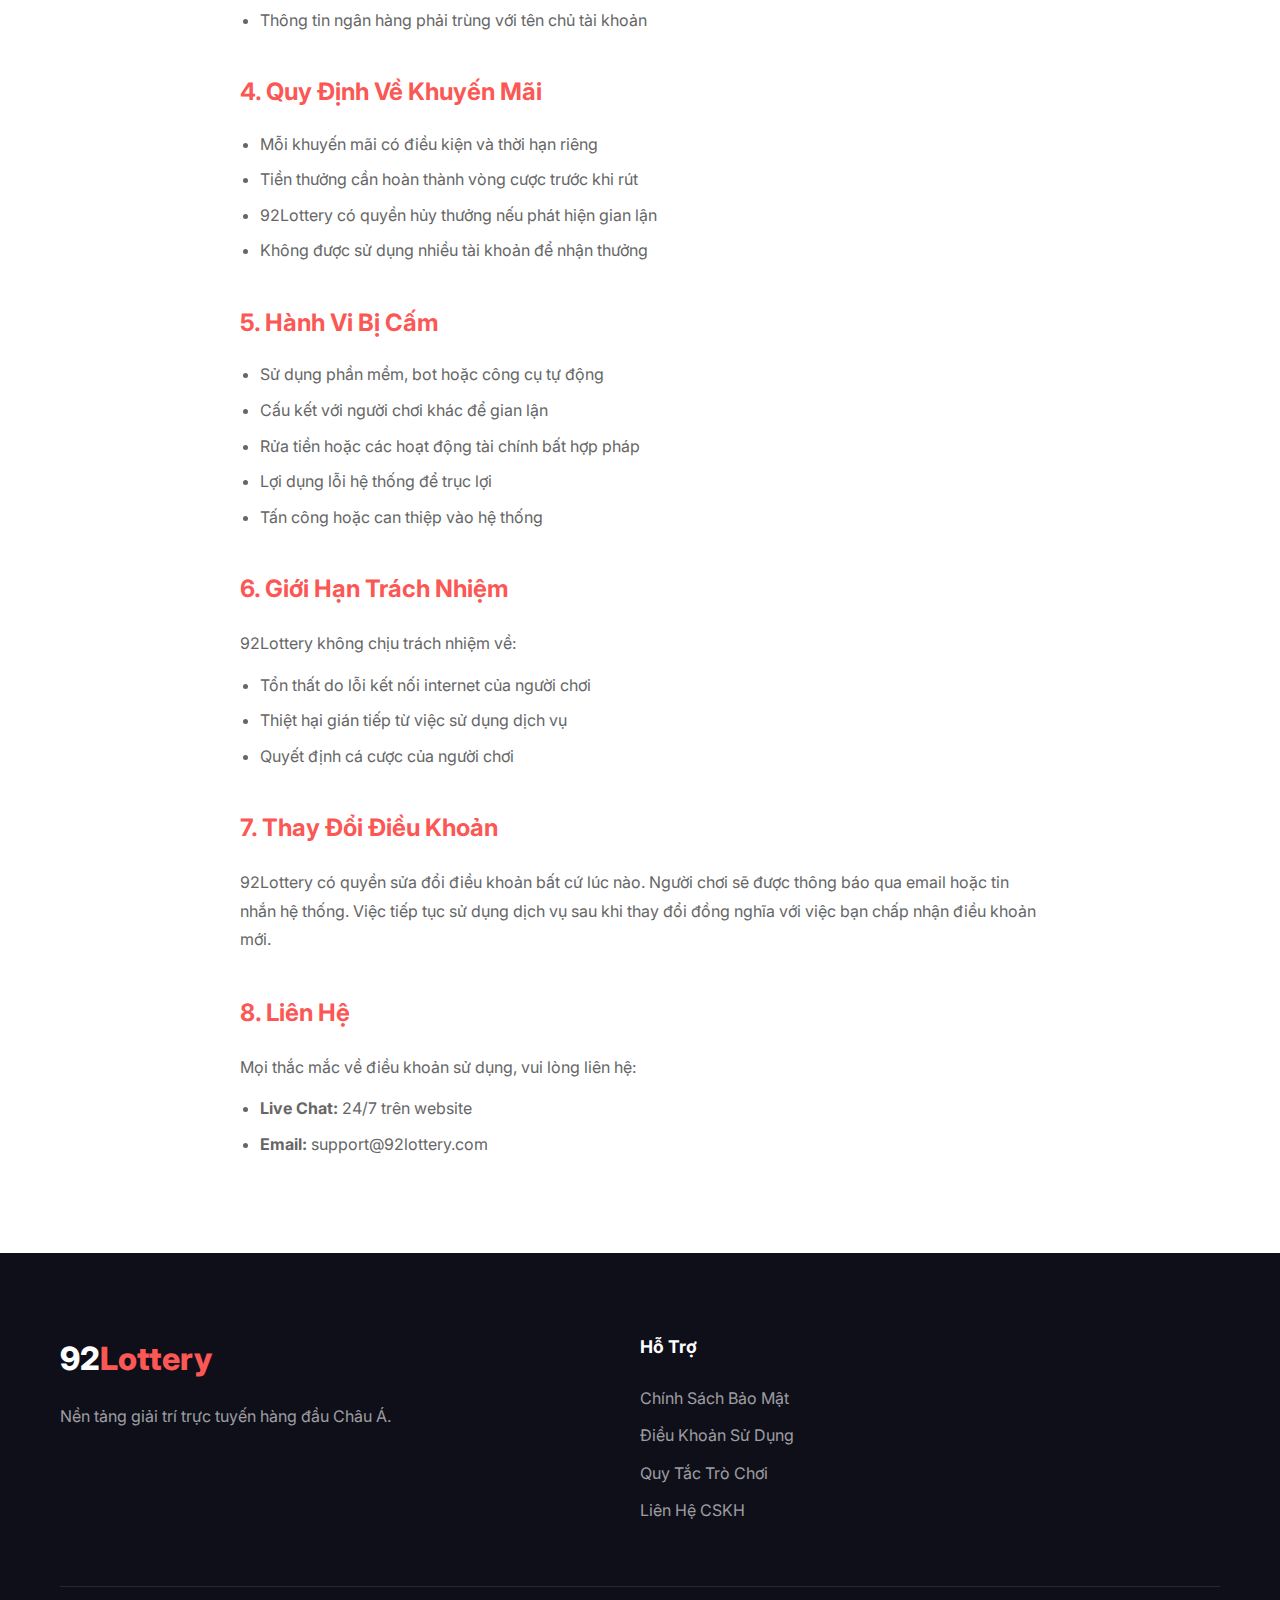
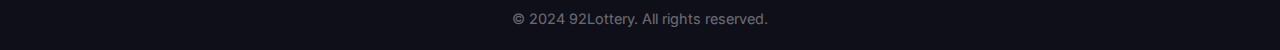
<file: dieu-khoan-su-dung.html>
<!DOCTYPE html>
<html lang="vi">

<head>
    <meta charset="UTF-8">
    <meta name="viewport" content="width=device-width, initial-scale=1.0, maximum-scale=5.0, user-scalable=yes">
    <meta http-equiv="X-UA-Compatible" content="IE=edge">
    <meta name="robots" content="index, follow">

    <!-- Primary Meta Tags -->
    <title>Điều Khoản Sử Dụng 92Lottery - Quy Định Dịch Vụ Chính Thức</title>
    <meta name="title" content="Điều Khoản Sử Dụng 92Lottery - Quy Định Dịch Vụ Chính Thức">
    <meta name="description"
        content="Điều khoản sử dụng dịch vụ 92Lottery. Tìm hiểu các quy định, điều kiện tham gia và trách nhiệm của người chơi khi sử dụng nền tảng.">
    <meta name="keywords"
        content="điều khoản sử dụng 92lottery, quy định 92lottery, terms of service 92lottery, điều kiện 92lottery">
    <meta name="author" content="92Lottery">
    <link rel="canonical" href="https://92lottery.com/dieu-khoan-su-dung.html">

    <!-- Theme Color -->
    <meta name="theme-color" content="#FB5755">

    <!-- Open Graph -->
    <meta property="og:type" content="article">
    <meta property="og:url" content="https://92lottery.com/dieu-khoan-su-dung.html">
    <meta property="og:title" content="Điều Khoản Sử Dụng 92Lottery">
    <meta property="og:description" content="Các quy định và điều kiện sử dụng dịch vụ 92Lottery.">
    <meta property="og:image" content="https://92lottery.com/assets/images/og-image.jpg">
    <meta property="og:locale" content="vi_VN">

    <!-- Favicon -->
    <link rel="icon" type="image/png" sizes="32x32" href="assets/images/favicon-32x32.png">
    <link rel="apple-touch-icon" sizes="180x180" href="assets/images/apple-touch-icon.png">

    <!-- Fonts & CSS -->
    <link rel="preconnect" href="https://fonts.googleapis.com">
    <link rel="preconnect" href="https://fonts.gstatic.com" crossorigin>
    <link href="https://fonts.googleapis.com/css2?family=Inter:wght@400;500;600;700;800&display=swap" rel="stylesheet">
    <link rel="stylesheet" href="style.css">
    <link rel="stylesheet" href="https://cdnjs.cloudflare.com/ajax/libs/font-awesome/6.4.0/css/all.min.css">

    <!-- Structured Data -->
    <script type="application/ld+json">
    {
      "@context": "https://schema.org",
      "@type": "BreadcrumbList",
      "itemListElement": [
        {"@type": "ListItem", "position": 1, "name": "Trang Chủ", "item": "https://92lottery.com/"},
        {"@type": "ListItem", "position": 2, "name": "Điều Khoản Sử Dụng", "item": "https://92lottery.com/dieu-khoan-su-dung.html"}
      ]
    }
    </script>

    <style>
        .page-header {
            background: linear-gradient(135deg, #1A1A2E 0%, #16213E 100%);
            padding: 120px 0 60px;
            text-align: center;
            color: white;
        }

        .page-header h1 {
            font-size: 2.5rem;
            margin-bottom: 15px;
        }

        .breadcrumb {
            display: flex;
            justify-content: center;
            gap: 10px;
            margin-bottom: 20px;
            font-size: 0.9rem;
        }

        .breadcrumb a {
            color: var(--primary-color);
            text-decoration: none;
        }

        .breadcrumb span {
            color: rgba(255, 255, 255, 0.6);
        }

        .content-section {
            padding: 80px 0;
            background: var(--white);
        }

        .content-wrapper {
            max-width: 800px;
            margin: 0 auto;
        }

        .content-wrapper h2 {
            color: var(--primary-color);
            margin: 40px 0 20px;
            font-size: 1.5rem;
        }

        .content-wrapper h3 {
            margin: 30px 0 15px;
            font-size: 1.2rem;
        }

        .content-wrapper p {
            color: var(--text-light);
            margin-bottom: 15px;
            line-height: 1.8;
        }

        .content-wrapper ul {
            margin: 15px 0 15px 20px;
            color: var(--text-light);
        }

        .content-wrapper li {
            margin-bottom: 10px;
            line-height: 1.6;
        }

        .highlight-box {
            background: rgba(251, 87, 85, 0.1);
            border-left: 4px solid var(--primary-color);
            padding: 20px;
            margin: 20px 0;
            border-radius: 0 10px 10px 0;
        }

        .warning-box {
            background: rgba(255, 193, 7, 0.1);
            border-left: 4px solid #ffc107;
            padding: 20px;
            margin: 20px 0;
            border-radius: 0 10px 10px 0;
        }

        .last-updated {
            color: rgba(255, 255, 255, 0.5);
            font-size: 0.85rem;
        }

        @media (max-width: 768px) {
            .page-header h1 {
                font-size: 1.8rem;
            }
        }
    </style>
</head>

<body>
    <header class="header">
        <div class="container header-container">
            <a href="index.html" class="logo">
                <span class="logo-text">92<span class="highlight">Lottery</span></span>
            </a>
            <nav class="nav-menu">
                <ul class="nav-list">
                    <li><a href="index.html" class="nav-link">Trang Chủ</a></li>
                    <li><a href="index.html#games" class="nav-link">Trò Chơi</a></li>
                    <li><a href="index.html#register" class="nav-link">Đăng Ký</a></li>
                    <li><a href="index.html#login" class="nav-link">Đăng Nhập</a></li>
                </ul>
            </nav>
            <div class="auth-buttons">
                <a href="https://92c61.com/#/register?invitationCode=543571301457" target="_blank" rel="noopener"
                    class="btn btn-primary">Đăng Ký Ngay</a>
            </div>
            <button class="mobile-menu-btn"><i class="fas fa-bars"></i></button>
        </div>
    </header>

    <main>
        <section class="page-header">
            <div class="container">
                <nav class="breadcrumb">
                    <a href="index.html">Trang Chủ</a>
                    <span>/</span>
                    <span>Điều Khoản Sử Dụng</span>
                </nav>
                <h1>Điều Khoản Sử Dụng 92Lottery</h1>
                <p class="last-updated">Cập nhật lần cuối: 31/01/2024</p>
            </div>
        </section>

        <section class="content-section">
            <div class="container">
                <div class="content-wrapper">
                    <div class="highlight-box">
                        <p>Bằng việc truy cập và sử dụng dịch vụ của <strong>92Lottery</strong>, bạn đồng ý tuân thủ các
                            điều khoản và điều kiện được nêu dưới đây. Vui lòng đọc kỹ trước khi tham gia.</p>
                    </div>

                    <h2>1. Điều Kiện Tham Gia</h2>
                    <p>Để sử dụng dịch vụ 92Lottery, bạn phải:</p>
                    <ul>
                        <li><strong>Đủ 18 tuổi trở lên</strong> - Chúng tôi nghiêm cấm người dưới 18 tuổi tham gia</li>
                        <li>Cung cấp thông tin chính xác khi đăng ký</li>
                        <li>Chỉ được sở hữu <strong>một tài khoản duy nhất</strong></li>
                        <li>Không sử dụng dịch vụ tại các quốc gia bị cấm</li>
                    </ul>

                    <div class="warning-box">
                        <p><strong>⚠️ Cảnh báo:</strong> Việc tạo nhiều tài khoản hoặc cung cấp thông tin sai sự thật sẽ
                            dẫn đến việc khóa tài khoản và tịch thu số dư.</p>
                    </div>

                    <h2>2. Tài Khoản Người Dùng</h2>
                    <ul>
                        <li>Bạn chịu trách nhiệm bảo mật thông tin đăng nhập</li>
                        <li>Không chia sẻ tài khoản cho người khác sử dụng</li>
                        <li>Thông báo ngay nếu phát hiện truy cập trái phép</li>
                        <li>92Lottery có quyền yêu cầu xác minh danh tính bất cứ lúc nào</li>
                    </ul>

                    <h2>3. Nạp Tiền và Rút Tiền</h2>
                    <h3>3.1. Nạp tiền</h3>
                    <ul>
                        <li>Hỗ trợ nhiều phương thức: Ngân hàng, Ví điện tử, Crypto</li>
                        <li>Số tiền nạp tối thiểu: 50,000 VND</li>
                        <li>Tiền sẽ được cộng vào tài khoản trong vòng 1-5 phút</li>
                    </ul>

                    <h3>3.2. Rút tiền</h3>
                    <ul>
                        <li>Yêu cầu hoàn thành xác minh tài khoản (KYC)</li>
                        <li>Số tiền rút tối thiểu: 100,000 VND</li>
                        <li>Thời gian xử lý: 5-30 phút (giờ hành chính)</li>
                        <li>Thông tin ngân hàng phải trùng với tên chủ tài khoản</li>
                    </ul>

                    <h2>4. Quy Định Về Khuyến Mãi</h2>
                    <ul>
                        <li>Mỗi khuyến mãi có điều kiện và thời hạn riêng</li>
                        <li>Tiền thưởng cần hoàn thành vòng cược trước khi rút</li>
                        <li>92Lottery có quyền hủy thưởng nếu phát hiện gian lận</li>
                        <li>Không được sử dụng nhiều tài khoản để nhận thưởng</li>
                    </ul>

                    <h2>5. Hành Vi Bị Cấm</h2>
                    <ul>
                        <li>Sử dụng phần mềm, bot hoặc công cụ tự động</li>
                        <li>Cấu kết với người chơi khác để gian lận</li>
                        <li>Rửa tiền hoặc các hoạt động tài chính bất hợp pháp</li>
                        <li>Lợi dụng lỗi hệ thống để trục lợi</li>
                        <li>Tấn công hoặc can thiệp vào hệ thống</li>
                    </ul>

                    <h2>6. Giới Hạn Trách Nhiệm</h2>
                    <p>92Lottery không chịu trách nhiệm về:</p>
                    <ul>
                        <li>Tổn thất do lỗi kết nối internet của người chơi</li>
                        <li>Thiệt hại gián tiếp từ việc sử dụng dịch vụ</li>
                        <li>Quyết định cá cược của người chơi</li>
                    </ul>

                    <h2>7. Thay Đổi Điều Khoản</h2>
                    <p>92Lottery có quyền sửa đổi điều khoản bất cứ lúc nào. Người chơi sẽ được thông báo qua email hoặc
                        tin nhắn hệ thống. Việc tiếp tục sử dụng dịch vụ sau khi thay đổi đồng nghĩa với việc bạn chấp
                        nhận điều khoản mới.</p>

                    <h2>8. Liên Hệ</h2>
                    <p>Mọi thắc mắc về điều khoản sử dụng, vui lòng liên hệ:</p>
                    <ul>
                        <li><strong>Live Chat:</strong> 24/7 trên website</li>
                        <li><strong>Email:</strong> support@92lottery.com</li>
                    </ul>
                </div>
            </div>
        </section>
    </main>

    <footer class="footer">
        <div class="container">
            <div class="footer-content">
                <div class="footer-info">
                    <a href="index.html" class="footer-logo">92<span class="highlight">Lottery</span></a>
                    <p>Nền tảng giải trí trực tuyến hàng đầu Châu Á.</p>
                </div>
                <div class="footer-links">
                    <h4>Hỗ Trợ</h4>
                    <ul>
                        <li><a href="chinh-sach-bao-mat.html">Chính Sách Bảo Mật</a></li>
                        <li><a href="dieu-khoan-su-dung.html">Điều Khoản Sử Dụng</a></li>
                        <li><a href="quy-tac-tro-choi.html">Quy Tắc Trò Chơi</a></li>
                        <li><a href="lien-he.html">Liên Hệ CSKH</a></li>
                    </ul>
                </div>
            </div>
            <div class="footer-bottom">
                <p>&copy; 2024 92Lottery. All rights reserved.</p>
            </div>
        </div>
    </footer>

    <script src="script.js"></script>
</body>

</html>
</file>
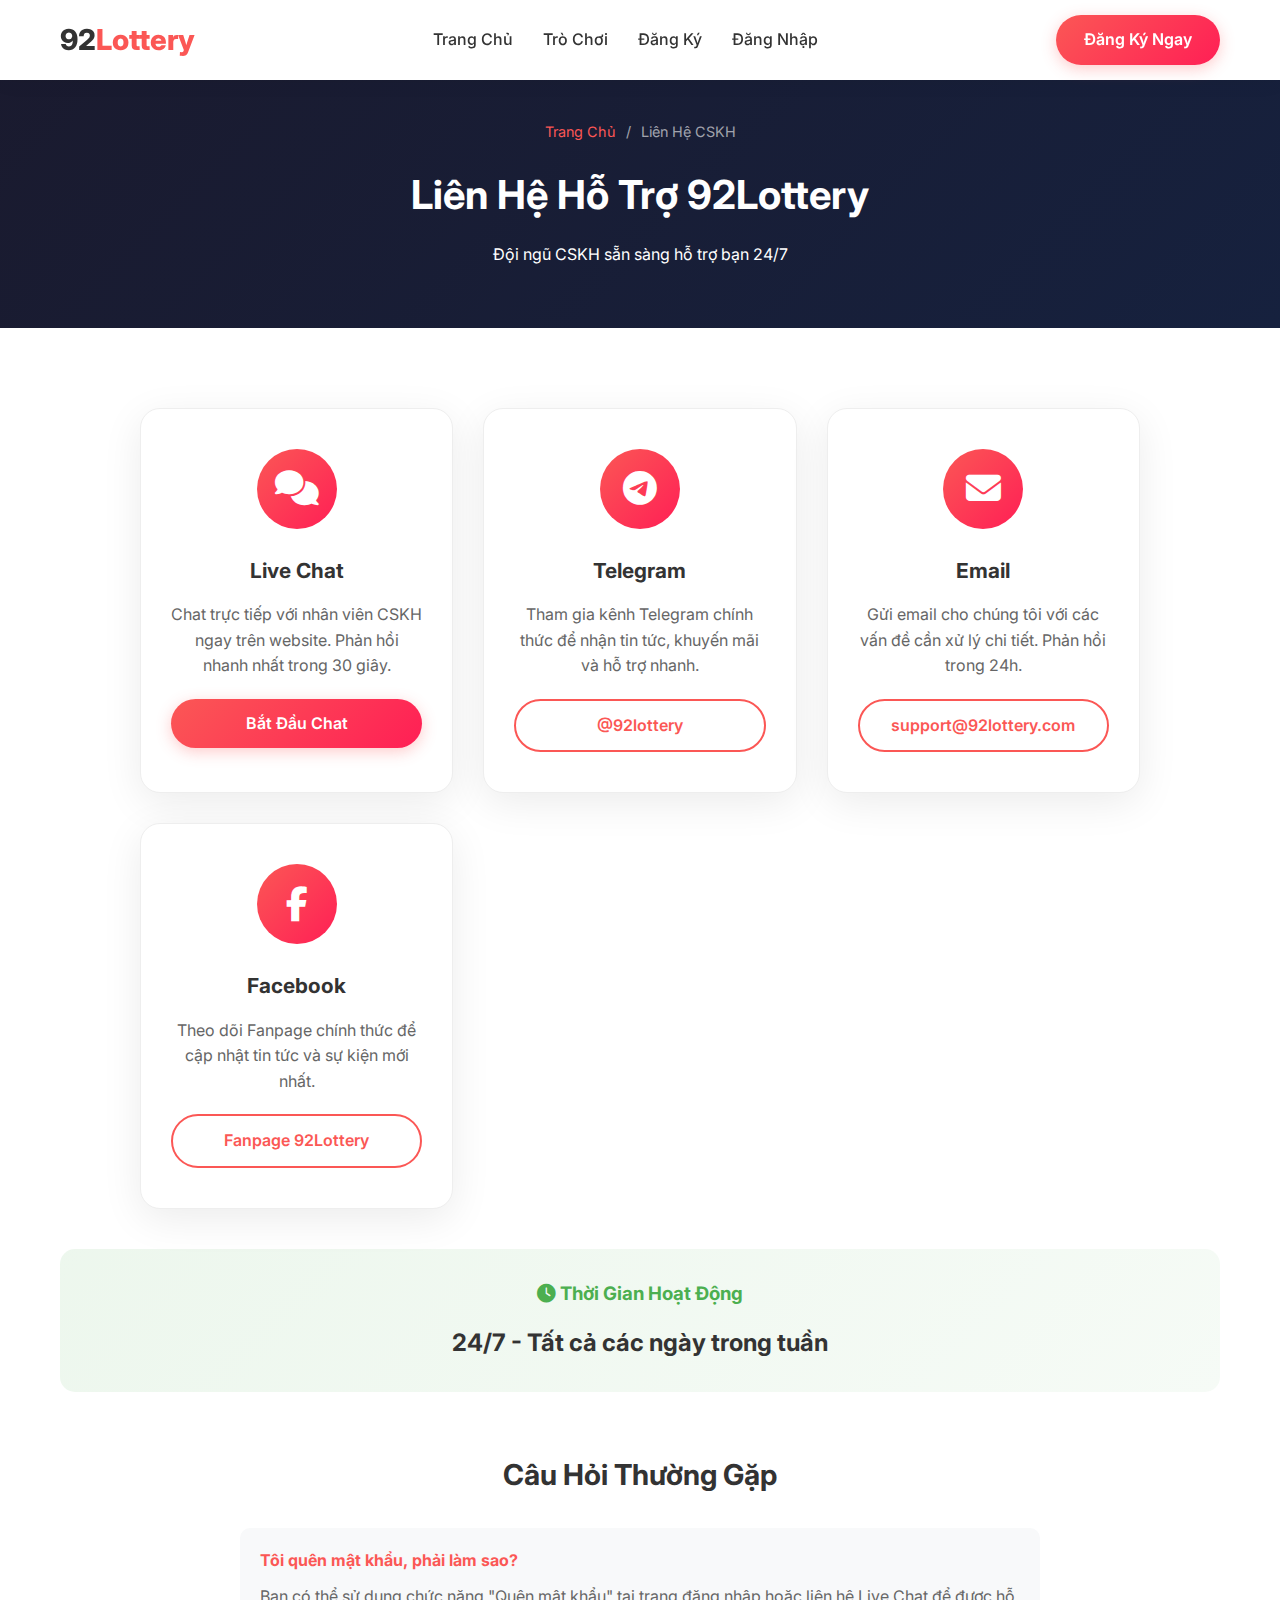
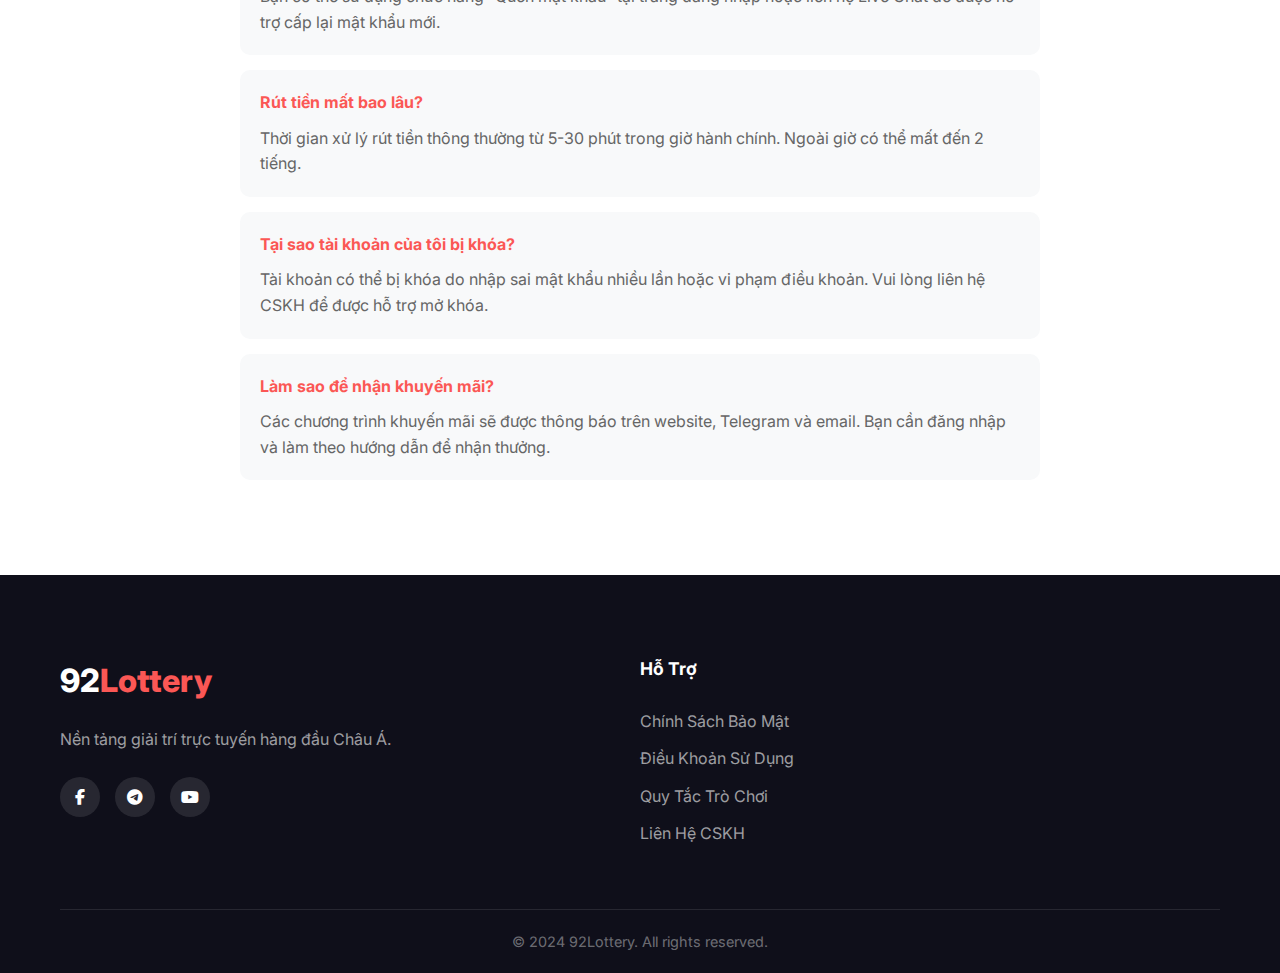
<file: lien-he.html>
<!DOCTYPE html>
<html lang="vi">

<head>
    <meta charset="UTF-8">
    <meta name="viewport" content="width=device-width, initial-scale=1.0, maximum-scale=5.0, user-scalable=yes">
    <meta http-equiv="X-UA-Compatible" content="IE=edge">
    <meta name="robots" content="index, follow">

    <!-- Primary Meta Tags -->
    <title>Liên Hệ CSKH 92Lottery - Hỗ Trợ Khách Hàng 24/7</title>
    <meta name="title" content="Liên Hệ CSKH 92Lottery - Hỗ Trợ Khách Hàng 24/7">
    <meta name="description"
        content="Liên hệ bộ phận CSKH 92Lottery qua Live Chat, Telegram, Email. Đội ngũ hỗ trợ chuyên nghiệp 24/7, giải đáp mọi thắc mắc nhanh chóng.">
    <meta name="keywords"
        content="liên hệ 92lottery, hỗ trợ 92lottery, cskh 92lottery, hotline 92lottery, telegram 92lottery">
    <meta name="author" content="92Lottery">
    <link rel="canonical" href="https://92lottery.com/lien-he.html">

    <!-- Theme Color -->
    <meta name="theme-color" content="#FB5755">

    <!-- Open Graph -->
    <meta property="og:type" content="website">
    <meta property="og:url" content="https://92lottery.com/lien-he.html">
    <meta property="og:title" content="Liên Hệ CSKH 92Lottery - Hỗ Trợ 24/7">
    <meta property="og:description" content="Liên hệ hỗ trợ khách hàng 92Lottery qua nhiều kênh.">
    <meta property="og:image" content="https://92lottery.com/assets/images/og-image.jpg">
    <meta property="og:locale" content="vi_VN">

    <!-- Favicon -->
    <link rel="icon" type="image/png" sizes="32x32" href="assets/images/favicon-32x32.png">
    <link rel="apple-touch-icon" sizes="180x180" href="assets/images/apple-touch-icon.png">

    <!-- Fonts & CSS -->
    <link rel="preconnect" href="https://fonts.googleapis.com">
    <link rel="preconnect" href="https://fonts.gstatic.com" crossorigin>
    <link href="https://fonts.googleapis.com/css2?family=Inter:wght@400;500;600;700;800&display=swap" rel="stylesheet">
    <link rel="stylesheet" href="style.css">
    <link rel="stylesheet" href="https://cdnjs.cloudflare.com/ajax/libs/font-awesome/6.4.0/css/all.min.css">

    <!-- Structured Data - ContactPage -->
    <script type="application/ld+json">
    {
      "@context": "https://schema.org",
      "@type": "ContactPage",
      "name": "Liên Hệ CSKH 92Lottery",
      "description": "Trang liên hệ hỗ trợ khách hàng 92Lottery",
      "url": "https://92lottery.com/lien-he.html",
      "mainEntity": {
        "@type": "Organization",
        "name": "92Lottery",
        "contactPoint": [
          {
            "@type": "ContactPoint",
            "telephone": "+84-XXX-XXX-XXX",
            "contactType": "customer service",
            "availableLanguage": ["Vietnamese", "English"],
            "hoursAvailable": "Mo-Su 00:00-23:59"
          }
        ]
      }
    }
    </script>

    <script type="application/ld+json">
    {
      "@context": "https://schema.org",
      "@type": "BreadcrumbList",
      "itemListElement": [
        {"@type": "ListItem", "position": 1, "name": "Trang Chủ", "item": "https://92lottery.com/"},
        {"@type": "ListItem", "position": 2, "name": "Liên Hệ CSKH", "item": "https://92lottery.com/lien-he.html"}
      ]
    }
    </script>

    <style>
        .page-header {
            background: linear-gradient(135deg, #1A1A2E 0%, #16213E 100%);
            padding: 120px 0 60px;
            text-align: center;
            color: white;
        }

        .page-header h1 {
            font-size: 2.5rem;
            margin-bottom: 15px;
        }

        .breadcrumb {
            display: flex;
            justify-content: center;
            gap: 10px;
            margin-bottom: 20px;
            font-size: 0.9rem;
        }

        .breadcrumb a {
            color: var(--primary-color);
            text-decoration: none;
        }

        .breadcrumb span {
            color: rgba(255, 255, 255, 0.6);
        }

        .content-section {
            padding: 80px 0;
            background: var(--white);
        }

        .contact-grid {
            display: grid;
            grid-template-columns: repeat(auto-fit, minmax(280px, 1fr));
            gap: 30px;
            max-width: 1000px;
            margin: 0 auto;
        }

        .contact-card {
            background: white;
            border-radius: 20px;
            padding: 40px 30px;
            text-align: center;
            box-shadow: 0 10px 40px rgba(0, 0, 0, 0.08);
            border: 1px solid #eee;
            transition: all 0.3s ease;
        }

        .contact-card:hover {
            transform: translateY(-10px);
            box-shadow: 0 20px 50px rgba(251, 87, 85, 0.15);
            border-color: var(--primary-color);
        }

        .contact-icon {
            width: 80px;
            height: 80px;
            background: var(--primary-gradient);
            border-radius: 50%;
            display: flex;
            align-items: center;
            justify-content: center;
            margin: 0 auto 25px;
        }

        .contact-icon i {
            font-size: 35px;
            color: white;
        }

        .contact-card h3 {
            font-size: 1.3rem;
            margin-bottom: 15px;
            color: #333;
        }

        .contact-card p {
            color: var(--text-light);
            margin-bottom: 20px;
            line-height: 1.6;
        }

        .contact-card .btn {
            width: 100%;
        }

        .faq-mini {
            max-width: 800px;
            margin: 60px auto 0;
        }

        .faq-mini h2 {
            text-align: center;
            margin-bottom: 30px;
            font-size: 1.8rem;
        }

        .faq-mini-item {
            background: #f8f9fa;
            border-radius: 10px;
            padding: 20px;
            margin-bottom: 15px;
        }

        .faq-mini-item h4 {
            color: var(--primary-color);
            margin-bottom: 10px;
        }

        .faq-mini-item p {
            color: var(--text-light);
            line-height: 1.6;
        }

        .working-hours {
            background: linear-gradient(135deg, rgba(76, 175, 80, 0.1) 0%, rgba(76, 175, 80, 0.05) 100%);
            border-radius: 15px;
            padding: 30px;
            text-align: center;
            margin-top: 40px;
        }

        .working-hours h3 {
            color: #4CAF50;
            margin-bottom: 15px;
        }

        .working-hours p {
            font-size: 1.5rem;
            font-weight: 700;
            color: #333;
        }

        @media (max-width: 768px) {
            .page-header h1 {
                font-size: 1.8rem;
            }
        }
    </style>
</head>

<body>
    <header class="header">
        <div class="container header-container">
            <a href="index.html" class="logo">
                <span class="logo-text">92<span class="highlight">Lottery</span></span>
            </a>
            <nav class="nav-menu">
                <ul class="nav-list">
                    <li><a href="index.html" class="nav-link">Trang Chủ</a></li>
                    <li><a href="index.html#games" class="nav-link">Trò Chơi</a></li>
                    <li><a href="index.html#register" class="nav-link">Đăng Ký</a></li>
                    <li><a href="index.html#login" class="nav-link">Đăng Nhập</a></li>
                </ul>
            </nav>
            <div class="auth-buttons">
                <a href="https://92c61.com/#/register?invitationCode=543571301457" target="_blank" rel="noopener"
                    class="btn btn-primary">Đăng Ký Ngay</a>
            </div>
            <button class="mobile-menu-btn"><i class="fas fa-bars"></i></button>
        </div>
    </header>

    <main>
        <section class="page-header">
            <div class="container">
                <nav class="breadcrumb">
                    <a href="index.html">Trang Chủ</a>
                    <span>/</span>
                    <span>Liên Hệ CSKH</span>
                </nav>
                <h1>Liên Hệ Hỗ Trợ 92Lottery</h1>
                <p>Đội ngũ CSKH sẵn sàng hỗ trợ bạn 24/7</p>
            </div>
        </section>

        <section class="content-section">
            <div class="container">
                <div class="contact-grid">
                    <!-- Live Chat -->
                    <div class="contact-card">
                        <div class="contact-icon">
                            <i class="fas fa-comments"></i>
                        </div>
                        <h3>Live Chat</h3>
                        <p>Chat trực tiếp với nhân viên CSKH ngay trên website. Phản hồi nhanh nhất trong 30 giây.</p>
                        <a href="https://92c61.com/#/register?invitationCode=543571301457" target="_blank"
                            rel="noopener" class="btn btn-primary">Bắt Đầu Chat</a>
                    </div>

                    <!-- Telegram -->
                    <div class="contact-card">
                        <div class="contact-icon">
                            <i class="fab fa-telegram-plane"></i>
                        </div>
                        <h3>Telegram</h3>
                        <p>Tham gia kênh Telegram chính thức để nhận tin tức, khuyến mãi và hỗ trợ nhanh.</p>
                        <a href="https://t.me/92lottery" target="_blank" rel="noopener"
                            class="btn btn-outline">@92lottery</a>
                    </div>

                    <!-- Email -->
                    <div class="contact-card">
                        <div class="contact-icon">
                            <i class="fas fa-envelope"></i>
                        </div>
                        <h3>Email</h3>
                        <p>Gửi email cho chúng tôi với các vấn đề cần xử lý chi tiết. Phản hồi trong 24h.</p>
                        <a href="mailto:support@92lottery.com" class="btn btn-outline">support@92lottery.com</a>
                    </div>

                    <!-- Facebook -->
                    <div class="contact-card">
                        <div class="contact-icon">
                            <i class="fab fa-facebook-f"></i>
                        </div>
                        <h3>Facebook</h3>
                        <p>Theo dõi Fanpage chính thức để cập nhật tin tức và sự kiện mới nhất.</p>
                        <a href="https://facebook.com/92lottery" target="_blank" rel="noopener"
                            class="btn btn-outline">Fanpage 92Lottery</a>
                    </div>
                </div>

                <!-- Working Hours -->
                <div class="working-hours">
                    <h3><i class="fas fa-clock"></i> Thời Gian Hoạt Động</h3>
                    <p>24/7 - Tất cả các ngày trong tuần</p>
                </div>

                <!-- Mini FAQ -->
                <div class="faq-mini">
                    <h2>Câu Hỏi Thường Gặp</h2>

                    <div class="faq-mini-item">
                        <h4>Tôi quên mật khẩu, phải làm sao?</h4>
                        <p>Bạn có thể sử dụng chức năng "Quên mật khẩu" tại trang đăng nhập hoặc liên hệ Live Chat để
                            được hỗ trợ cấp lại mật khẩu mới.</p>
                    </div>

                    <div class="faq-mini-item">
                        <h4>Rút tiền mất bao lâu?</h4>
                        <p>Thời gian xử lý rút tiền thông thường từ 5-30 phút trong giờ hành chính. Ngoài giờ có thể mất
                            đến 2 tiếng.</p>
                    </div>

                    <div class="faq-mini-item">
                        <h4>Tại sao tài khoản của tôi bị khóa?</h4>
                        <p>Tài khoản có thể bị khóa do nhập sai mật khẩu nhiều lần hoặc vi phạm điều khoản. Vui lòng
                            liên hệ CSKH để được hỗ trợ mở khóa.</p>
                    </div>

                    <div class="faq-mini-item">
                        <h4>Làm sao để nhận khuyến mãi?</h4>
                        <p>Các chương trình khuyến mãi sẽ được thông báo trên website, Telegram và email. Bạn cần đăng
                            nhập và làm theo hướng dẫn để nhận thưởng.</p>
                    </div>
                </div>
            </div>
        </section>
    </main>

    <footer class="footer">
        <div class="container">
            <div class="footer-content">
                <div class="footer-info">
                    <a href="index.html" class="footer-logo">92<span class="highlight">Lottery</span></a>
                    <p>Nền tảng giải trí trực tuyến hàng đầu Châu Á.</p>
                    <div class="social-links">
                        <a href="#"><i class="fab fa-facebook-f"></i></a>
                        <a href="#"><i class="fab fa-telegram-plane"></i></a>
                        <a href="#"><i class="fab fa-youtube"></i></a>
                    </div>
                </div>
                <div class="footer-links">
                    <h4>Hỗ Trợ</h4>
                    <ul>
                        <li><a href="chinh-sach-bao-mat.html">Chính Sách Bảo Mật</a></li>
                        <li><a href="dieu-khoan-su-dung.html">Điều Khoản Sử Dụng</a></li>
                        <li><a href="quy-tac-tro-choi.html">Quy Tắc Trò Chơi</a></li>
                        <li><a href="lien-he.html">Liên Hệ CSKH</a></li>
                    </ul>
                </div>
            </div>
            <div class="footer-bottom">
                <p>&copy; 2024 92Lottery. All rights reserved.</p>
            </div>
        </div>
    </footer>

    <script src="script.js"></script>
</body>

</html>
</file>
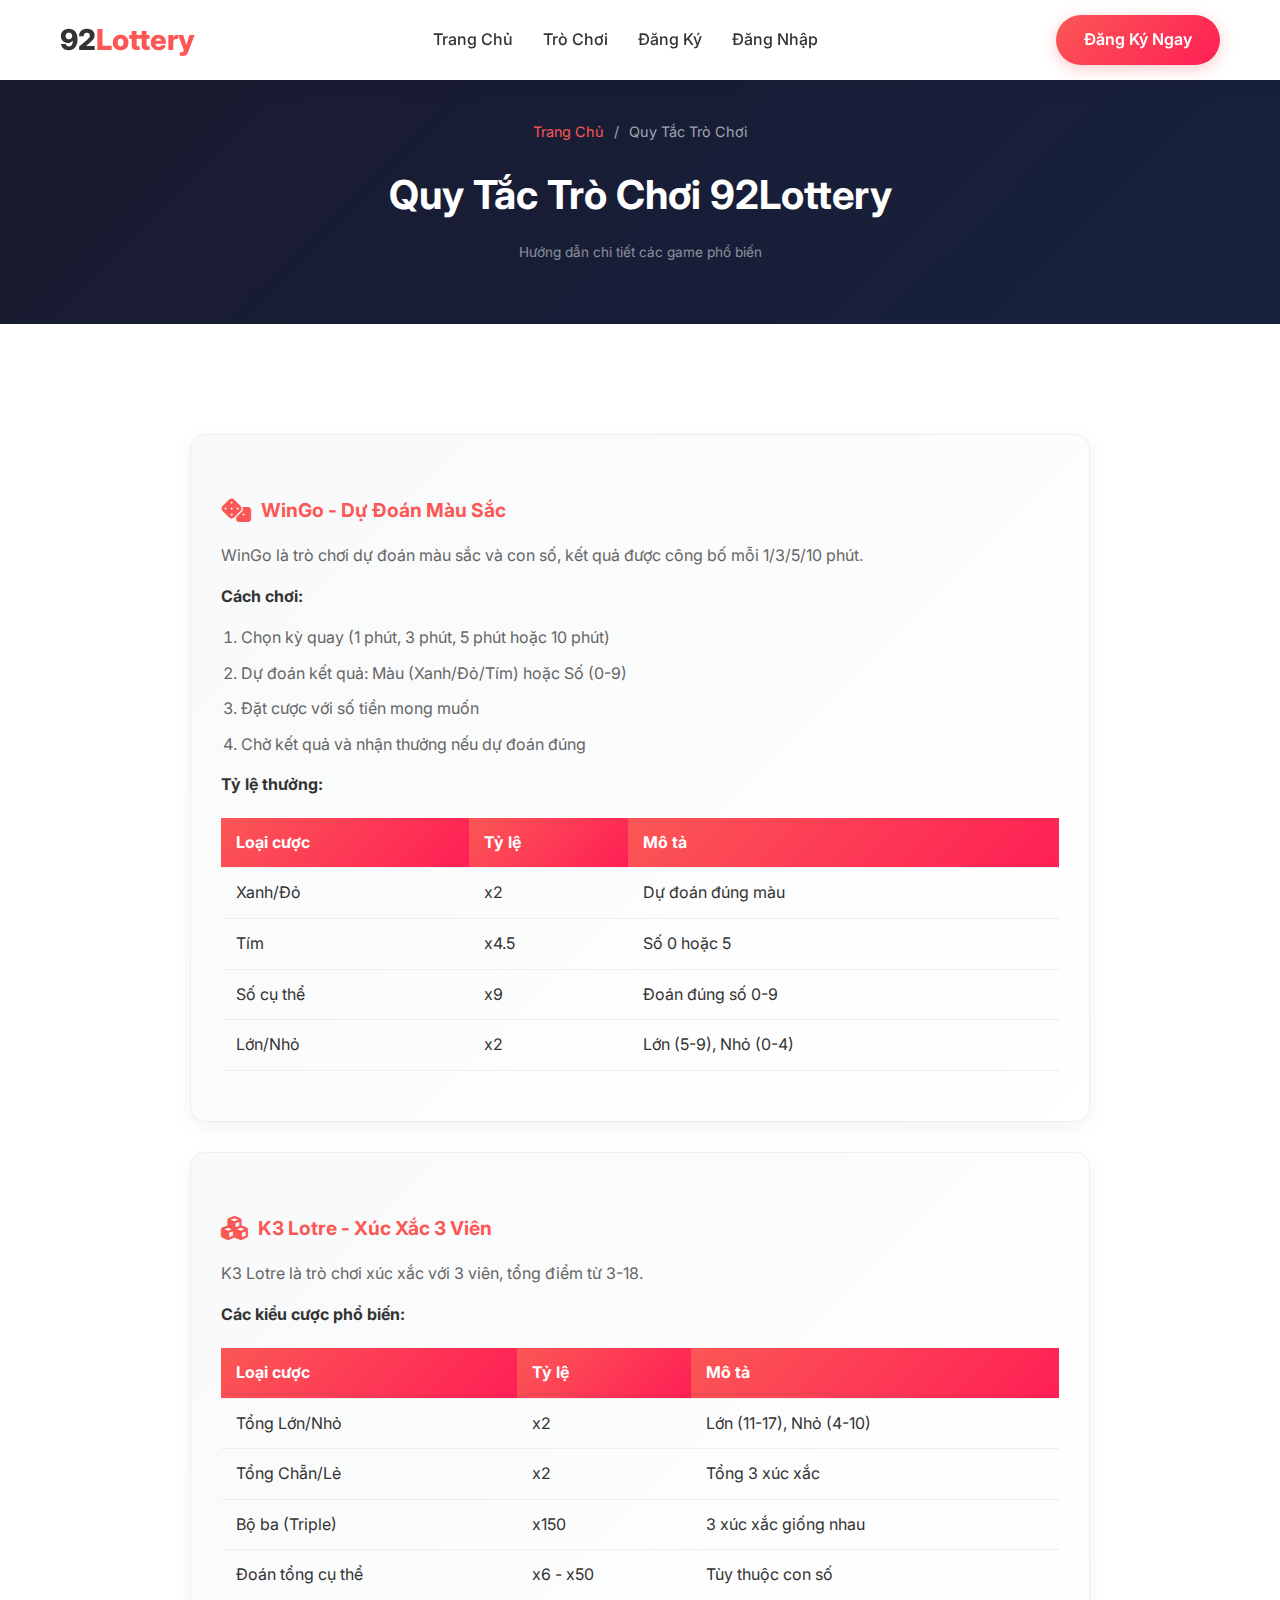
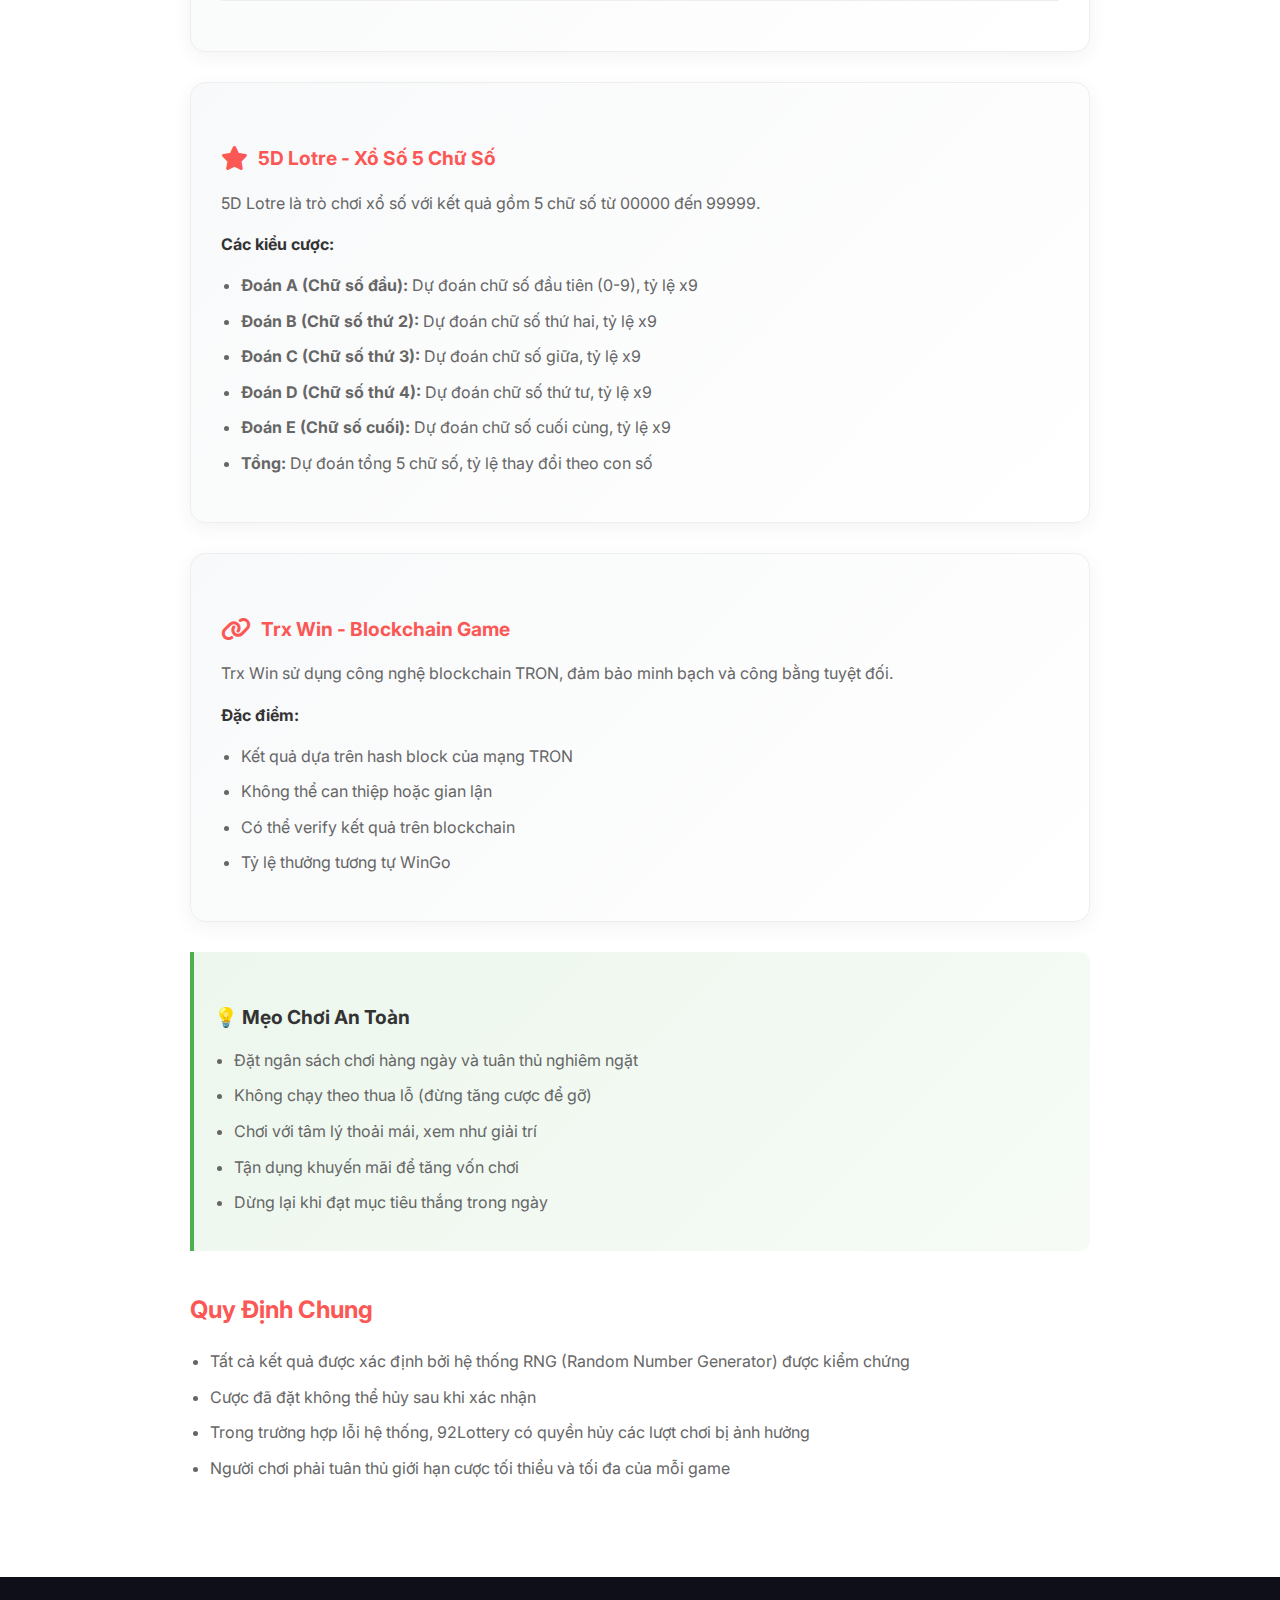
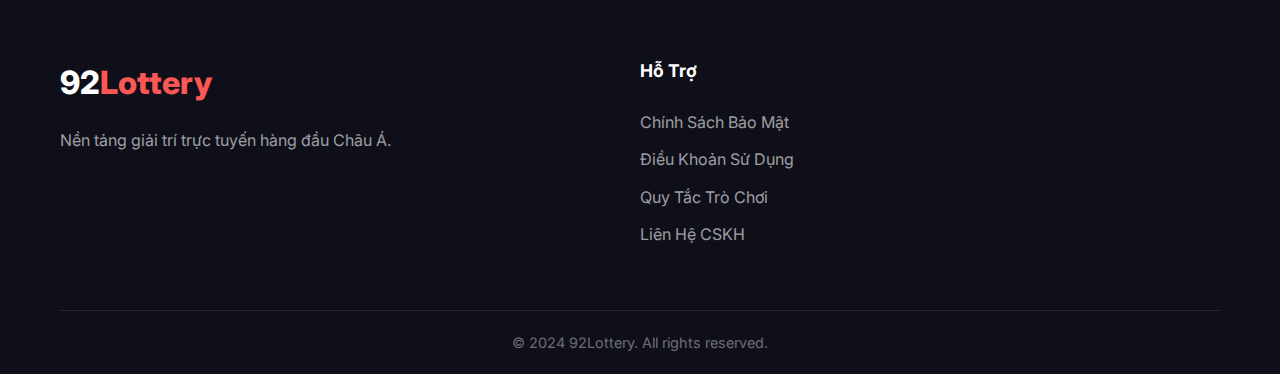
<file: quy-tac-tro-choi.html>
<!DOCTYPE html>
<html lang="vi">

<head>
    <meta charset="UTF-8">
    <meta name="viewport" content="width=device-width, initial-scale=1.0, maximum-scale=5.0, user-scalable=yes">
    <meta http-equiv="X-UA-Compatible" content="IE=edge">
    <meta name="robots" content="index, follow">

    <!-- Primary Meta Tags -->
    <title>Quy Tắc Trò Chơi 92Lottery - Hướng Dẫn Chi Tiết WinGo, K3, 5D</title>
    <meta name="title" content="Quy Tắc Trò Chơi 92Lottery - Hướng Dẫn Chi Tiết WinGo, K3, 5D">
    <meta name="description"
        content="Quy tắc và luật chơi chi tiết các game 92Lottery: WinGo, K3 Lotre, 5D Lotre, Trx Win. Tìm hiểu cách chơi, tỷ lệ thưởng và mẹo chiến thắng.">
    <meta name="keywords"
        content="quy tắc 92lottery, luật chơi wingo, cách chơi k3, hướng dẫn 5d lotre, tỷ lệ thưởng 92lottery">
    <meta name="author" content="92Lottery">
    <link rel="canonical" href="https://92lottery.com/quy-tac-tro-choi.html">

    <!-- Theme Color -->
    <meta name="theme-color" content="#FB5755">

    <!-- Open Graph -->
    <meta property="og:type" content="article">
    <meta property="og:url" content="https://92lottery.com/quy-tac-tro-choi.html">
    <meta property="og:title" content="Quy Tắc Trò Chơi 92Lottery">
    <meta property="og:description" content="Hướng dẫn chi tiết cách chơi WinGo, K3, 5D Lotre tại 92Lottery.">
    <meta property="og:image" content="https://92lottery.com/assets/images/og-image.jpg">
    <meta property="og:locale" content="vi_VN">

    <!-- Favicon -->
    <link rel="icon" type="image/png" sizes="32x32" href="assets/images/favicon-32x32.png">
    <link rel="apple-touch-icon" sizes="180x180" href="assets/images/apple-touch-icon.png">

    <!-- Fonts & CSS -->
    <link rel="preconnect" href="https://fonts.googleapis.com">
    <link rel="preconnect" href="https://fonts.gstatic.com" crossorigin>
    <link href="https://fonts.googleapis.com/css2?family=Inter:wght@400;500;600;700;800&display=swap" rel="stylesheet">
    <link rel="stylesheet" href="style.css">
    <link rel="stylesheet" href="https://cdnjs.cloudflare.com/ajax/libs/font-awesome/6.4.0/css/all.min.css">

    <!-- Structured Data -->
    <script type="application/ld+json">
    {
      "@context": "https://schema.org",
      "@type": "BreadcrumbList",
      "itemListElement": [
        {"@type": "ListItem", "position": 1, "name": "Trang Chủ", "item": "https://92lottery.com/"},
        {"@type": "ListItem", "position": 2, "name": "Quy Tắc Trò Chơi", "item": "https://92lottery.com/quy-tac-tro-choi.html"}
      ]
    }
    </script>

    <style>
        .page-header {
            background: linear-gradient(135deg, #1A1A2E 0%, #16213E 100%);
            padding: 120px 0 60px;
            text-align: center;
            color: white;
        }

        .page-header h1 {
            font-size: 2.5rem;
            margin-bottom: 15px;
        }

        .breadcrumb {
            display: flex;
            justify-content: center;
            gap: 10px;
            margin-bottom: 20px;
            font-size: 0.9rem;
        }

        .breadcrumb a {
            color: var(--primary-color);
            text-decoration: none;
        }

        .breadcrumb span {
            color: rgba(255, 255, 255, 0.6);
        }

        .content-section {
            padding: 80px 0;
            background: var(--white);
        }

        .content-wrapper {
            max-width: 900px;
            margin: 0 auto;
        }

        .content-wrapper h2 {
            color: var(--primary-color);
            margin: 40px 0 20px;
            font-size: 1.5rem;
        }

        .content-wrapper h3 {
            margin: 30px 0 15px;
            font-size: 1.2rem;
            color: #333;
        }

        .content-wrapper p {
            color: var(--text-light);
            margin-bottom: 15px;
            line-height: 1.8;
        }

        .content-wrapper ul,
        .content-wrapper ol {
            margin: 15px 0 15px 20px;
            color: var(--text-light);
        }

        .content-wrapper li {
            margin-bottom: 10px;
            line-height: 1.6;
        }

        .game-card-detail {
            background: linear-gradient(135deg, #f8f9fa 0%, #fff 100%);
            border: 1px solid #eee;
            border-radius: 15px;
            padding: 30px;
            margin: 30px 0;
            box-shadow: 0 5px 20px rgba(0, 0, 0, 0.05);
        }

        .game-card-detail h3 {
            color: var(--primary-color);
            display: flex;
            align-items: center;
            gap: 10px;
        }

        .game-card-detail h3 i {
            font-size: 1.5rem;
        }

        .odds-table {
            width: 100%;
            border-collapse: collapse;
            margin: 20px 0;
        }

        .odds-table th,
        .odds-table td {
            padding: 12px 15px;
            text-align: left;
            border-bottom: 1px solid #eee;
        }

        .odds-table th {
            background: var(--primary-gradient);
            color: white;
        }

        .odds-table tr:hover {
            background: rgba(251, 87, 85, 0.05);
        }

        .tip-box {
            background: linear-gradient(135deg, rgba(76, 175, 80, 0.1) 0%, rgba(76, 175, 80, 0.05) 100%);
            border-left: 4px solid #4CAF50;
            padding: 20px;
            margin: 20px 0;
            border-radius: 0 10px 10px 0;
        }

        .last-updated {
            color: rgba(255, 255, 255, 0.5);
            font-size: 0.85rem;
        }

        @media (max-width: 768px) {
            .page-header h1 {
                font-size: 1.8rem;
            }

            .odds-table {
                font-size: 0.9rem;
            }

            .odds-table th,
            .odds-table td {
                padding: 8px 10px;
            }
        }
    </style>
</head>

<body>
    <header class="header">
        <div class="container header-container">
            <a href="index.html" class="logo">
                <span class="logo-text">92<span class="highlight">Lottery</span></span>
            </a>
            <nav class="nav-menu">
                <ul class="nav-list">
                    <li><a href="index.html" class="nav-link">Trang Chủ</a></li>
                    <li><a href="index.html#games" class="nav-link">Trò Chơi</a></li>
                    <li><a href="index.html#register" class="nav-link">Đăng Ký</a></li>
                    <li><a href="index.html#login" class="nav-link">Đăng Nhập</a></li>
                </ul>
            </nav>
            <div class="auth-buttons">
                <a href="https://92c61.com/#/register?invitationCode=543571301457" target="_blank" rel="noopener"
                    class="btn btn-primary">Đăng Ký Ngay</a>
            </div>
            <button class="mobile-menu-btn"><i class="fas fa-bars"></i></button>
        </div>
    </header>

    <main>
        <section class="page-header">
            <div class="container">
                <nav class="breadcrumb">
                    <a href="index.html">Trang Chủ</a>
                    <span>/</span>
                    <span>Quy Tắc Trò Chơi</span>
                </nav>
                <h1>Quy Tắc Trò Chơi 92Lottery</h1>
                <p class="last-updated">Hướng dẫn chi tiết các game phổ biến</p>
            </div>
        </section>

        <section class="content-section">
            <div class="container">
                <div class="content-wrapper">

                    <!-- WinGo -->
                    <div class="game-card-detail">
                        <h3><i class="fas fa-dice"></i> WinGo - Dự Đoán Màu Sắc</h3>
                        <p>WinGo là trò chơi dự đoán màu sắc và con số, kết quả được công bố mỗi 1/3/5/10 phút.</p>

                        <h4>Cách chơi:</h4>
                        <ol>
                            <li>Chọn kỳ quay (1 phút, 3 phút, 5 phút hoặc 10 phút)</li>
                            <li>Dự đoán kết quả: Màu (Xanh/Đỏ/Tím) hoặc Số (0-9)</li>
                            <li>Đặt cược với số tiền mong muốn</li>
                            <li>Chờ kết quả và nhận thưởng nếu dự đoán đúng</li>
                        </ol>

                        <h4>Tỷ lệ thưởng:</h4>
                        <table class="odds-table">
                            <tr>
                                <th>Loại cược</th>
                                <th>Tỷ lệ</th>
                                <th>Mô tả</th>
                            </tr>
                            <tr>
                                <td>Xanh/Đỏ</td>
                                <td>x2</td>
                                <td>Dự đoán đúng màu</td>
                            </tr>
                            <tr>
                                <td>Tím</td>
                                <td>x4.5</td>
                                <td>Số 0 hoặc 5</td>
                            </tr>
                            <tr>
                                <td>Số cụ thể</td>
                                <td>x9</td>
                                <td>Đoán đúng số 0-9</td>
                            </tr>
                            <tr>
                                <td>Lớn/Nhỏ</td>
                                <td>x2</td>
                                <td>Lớn (5-9), Nhỏ (0-4)</td>
                            </tr>
                        </table>
                    </div>

                    <!-- K3 Lotre -->
                    <div class="game-card-detail">
                        <h3><i class="fas fa-cubes"></i> K3 Lotre - Xúc Xắc 3 Viên</h3>
                        <p>K3 Lotre là trò chơi xúc xắc với 3 viên, tổng điểm từ 3-18.</p>

                        <h4>Các kiểu cược phổ biến:</h4>
                        <table class="odds-table">
                            <tr>
                                <th>Loại cược</th>
                                <th>Tỷ lệ</th>
                                <th>Mô tả</th>
                            </tr>
                            <tr>
                                <td>Tổng Lớn/Nhỏ</td>
                                <td>x2</td>
                                <td>Lớn (11-17), Nhỏ (4-10)</td>
                            </tr>
                            <tr>
                                <td>Tổng Chẵn/Lẻ</td>
                                <td>x2</td>
                                <td>Tổng 3 xúc xắc</td>
                            </tr>
                            <tr>
                                <td>Bộ ba (Triple)</td>
                                <td>x150</td>
                                <td>3 xúc xắc giống nhau</td>
                            </tr>
                            <tr>
                                <td>Đoán tổng cụ thể</td>
                                <td>x6 - x50</td>
                                <td>Tùy thuộc con số</td>
                            </tr>
                        </table>
                    </div>

                    <!-- 5D Lotre -->
                    <div class="game-card-detail">
                        <h3><i class="fas fa-star"></i> 5D Lotre - Xổ Số 5 Chữ Số</h3>
                        <p>5D Lotre là trò chơi xổ số với kết quả gồm 5 chữ số từ 00000 đến 99999.</p>

                        <h4>Các kiểu cược:</h4>
                        <ul>
                            <li><strong>Đoán A (Chữ số đầu):</strong> Dự đoán chữ số đầu tiên (0-9), tỷ lệ x9</li>
                            <li><strong>Đoán B (Chữ số thứ 2):</strong> Dự đoán chữ số thứ hai, tỷ lệ x9</li>
                            <li><strong>Đoán C (Chữ số thứ 3):</strong> Dự đoán chữ số giữa, tỷ lệ x9</li>
                            <li><strong>Đoán D (Chữ số thứ 4):</strong> Dự đoán chữ số thứ tư, tỷ lệ x9</li>
                            <li><strong>Đoán E (Chữ số cuối):</strong> Dự đoán chữ số cuối cùng, tỷ lệ x9</li>
                            <li><strong>Tổng:</strong> Dự đoán tổng 5 chữ số, tỷ lệ thay đổi theo con số</li>
                        </ul>
                    </div>

                    <!-- Trx Win -->
                    <div class="game-card-detail">
                        <h3><i class="fas fa-link"></i> Trx Win - Blockchain Game</h3>
                        <p>Trx Win sử dụng công nghệ blockchain TRON, đảm bảo minh bạch và công bằng tuyệt đối.</p>

                        <h4>Đặc điểm:</h4>
                        <ul>
                            <li>Kết quả dựa trên hash block của mạng TRON</li>
                            <li>Không thể can thiệp hoặc gian lận</li>
                            <li>Có thể verify kết quả trên blockchain</li>
                            <li>Tỷ lệ thưởng tương tự WinGo</li>
                        </ul>
                    </div>

                    <!-- Tips -->
                    <div class="tip-box">
                        <h3>💡 Mẹo Chơi An Toàn</h3>
                        <ul>
                            <li>Đặt ngân sách chơi hàng ngày và tuân thủ nghiêm ngặt</li>
                            <li>Không chạy theo thua lỗ (đừng tăng cược để gỡ)</li>
                            <li>Chơi với tâm lý thoải mái, xem như giải trí</li>
                            <li>Tận dụng khuyến mãi để tăng vốn chơi</li>
                            <li>Dừng lại khi đạt mục tiêu thắng trong ngày</li>
                        </ul>
                    </div>

                    <h2>Quy Định Chung</h2>
                    <ul>
                        <li>Tất cả kết quả được xác định bởi hệ thống RNG (Random Number Generator) được kiểm chứng</li>
                        <li>Cược đã đặt không thể hủy sau khi xác nhận</li>
                        <li>Trong trường hợp lỗi hệ thống, 92Lottery có quyền hủy các lượt chơi bị ảnh hưởng</li>
                        <li>Người chơi phải tuân thủ giới hạn cược tối thiểu và tối đa của mỗi game</li>
                    </ul>

                </div>
            </div>
        </section>
    </main>

    <footer class="footer">
        <div class="container">
            <div class="footer-content">
                <div class="footer-info">
                    <a href="index.html" class="footer-logo">92<span class="highlight">Lottery</span></a>
                    <p>Nền tảng giải trí trực tuyến hàng đầu Châu Á.</p>
                </div>
                <div class="footer-links">
                    <h4>Hỗ Trợ</h4>
                    <ul>
                        <li><a href="chinh-sach-bao-mat.html">Chính Sách Bảo Mật</a></li>
                        <li><a href="dieu-khoan-su-dung.html">Điều Khoản Sử Dụng</a></li>
                        <li><a href="quy-tac-tro-choi.html">Quy Tắc Trò Chơi</a></li>
                        <li><a href="lien-he.html">Liên Hệ CSKH</a></li>
                    </ul>
                </div>
            </div>
            <div class="footer-bottom">
                <p>&copy; 2024 92Lottery. All rights reserved.</p>
            </div>
        </div>
    </footer>

    <script src="script.js"></script>
</body>

</html>
</file>
<file: style.css>
:root {
    --primary-color: #FB5755;
    --primary-gradient: linear-gradient(135deg, #FB5755 0%, #FF1F55 100%);
    --secondary-color: #FFA840;
    --secondary-gradient: linear-gradient(135deg, #FFA522 0%, #EE8A2A 100%);
    --dark-bg: #1a1a1a;
    --light-bg: #f5f5f5;
    --white: #ffffff;
    --text-color: #333333;
    --text-light: #666666;
    --border-radius: 12px;
    --shadow: 0 10px 30px rgba(0, 0, 0, 0.1);
    --shadow-hover: 0 15px 40px rgba(255, 31, 85, 0.2);
    --container-width: 1200px;
    --header-height: 80px;
}

* {
    margin: 0;
    padding: 0;
    box-sizing: border-box;
    font-family: 'Inter', sans-serif;
}

html {
    scroll-behavior: smooth;
}

body {
    color: var(--text-color);
    line-height: 1.6;
    overflow-x: hidden;
}

/* Common Classes */
.container {
    max-width: var(--container-width);
    margin: 0 auto;
    padding: 0 20px;
}

.btn {
    display: inline-block;
    padding: 12px 28px;
    border-radius: 30px;
    font-weight: 600;
    text-decoration: none;
    transition: all 0.3s ease;
    border: none;
    cursor: pointer;
    text-align: center;
}

.btn-primary {
    background: var(--primary-gradient);
    color: var(--white);
    box-shadow: 0 4px 15px rgba(251, 87, 85, 0.3);
}

.btn-primary:hover {
    transform: translateY(-2px);
    box-shadow: 0 8px 20px rgba(251, 87, 85, 0.5);
}

.btn-outline {
    border: 2px solid var(--primary-color);
    color: var(--primary-color);
    background: transparent;
}

.btn-outline:hover {
    background: var(--primary-color);
    color: var(--white);
}

.btn-glass {
    background: rgba(255, 255, 255, 0.2);
    backdrop-filter: blur(10px);
    border: 1px solid rgba(255, 255, 255, 0.3);
    color: var(--white);
}

.btn-glass:hover {
    background: rgba(255, 255, 255, 0.3);
    transform: translateY(-2px);
}

.btn-lg {
    padding: 15px 35px;
    font-size: 1.1rem;
}

.section-title {
    font-size: 2.5rem;
    font-weight: 800;
    text-align: center;
    margin-bottom: 3rem;
    position: relative;
    color: #222;
}

.section-title::after {
    content: '';
    display: block;
    width: 80px;
    height: 4px;
    background: var(--primary-gradient);
    margin: 15px auto 0;
    border-radius: 2px;
}

/* Header */
.header {
    background: var(--white);
    height: var(--header-height);
    box-shadow: 0 2px 20px rgba(0, 0, 0, 0.05);
    position: fixed;
    top: 0;
    left: 0;
    width: 100%;
    z-index: 1000;
}

.header-container {
    display: flex;
    justify-content: space-between;
    align-items: center;
    height: 100%;
}

.logo {
    text-decoration: none;
    font-size: 1.8rem;
    font-weight: 800;
    color: #333;
}

.highlight {
    color: var(--primary-color);
}

.nav-list {
    display: flex;
    list-style: none;
    gap: 30px;
}

.nav-link {
    text-decoration: none;
    color: var(--text-color);
    font-weight: 500;
    transition: color 0.3s;
}

.nav-link:hover,
.nav-link.active {
    color: var(--primary-color);
}

.auth-buttons {
    display: flex;
    gap: 15px;
}

.mobile-menu-btn {
    display: none;
    background: none;
    border: none;
    font-size: 1.5rem;
    color: var(--text-color);
    cursor: pointer;
}

/* Hero Section */
.hero {
    position: relative;
    padding-top: calc(var(--header-height) + 60px);
    padding-bottom: 80px;
    overflow: hidden;
    min-height: 90vh;
    display: flex;
    align-items: center;
}

.hero-bg {
    position: absolute;
    top: 0;
    left: 0;
    width: 100%;
    height: 100%;
    background: linear-gradient(135deg, #1A1A2E 0%, #16213E 100%);
    z-index: -2;
}

.hero-bg::before {
    content: '';
    position: absolute;
    width: 100%;
    height: 100%;
    background: radial-gradient(circle at 80% 20%, rgba(251, 87, 85, 0.4) 0%, transparent 40%);
    z-index: -1;
}

.hero-content {
    display: flex;
    align-items: center;
    justify-content: space-between;
    width: 100%;
}

.hero-text {
    flex: 1;
    color: var(--white);
    max-width: 600px;
}

.hero-badge {
    display: inline-block;
    padding: 8px 16px;
    background: rgba(251, 87, 85, 0.2);
    border: 1px solid rgba(251, 87, 85, 0.5);
    border-radius: 20px;
    color: var(--primary-color);
    font-weight: 600;
    margin-bottom: 20px;
    font-size: 0.9rem;
}

.hero-text h1 {
    font-size: 3.5rem;
    line-height: 1.2;
    margin-bottom: 20px;
    font-weight: 800;
}

.hero-text p {
    font-size: 1.1rem;
    color: rgba(255, 255, 255, 0.8);
    margin-bottom: 30px;
    max-width: 500px;
}

.hero-cta {
    display: flex;
    gap: 20px;
    margin-bottom: 50px;
}

.hero-stats {
    display: flex;
    gap: 50px;
}

.stat-item {
    display: flex;
    flex-direction: column;
}

.stat-num {
    font-size: 1.8rem;
    font-weight: 800;
    color: var(--primary-color);
}

.stat-label {
    font-size: 0.9rem;
    color: rgba(255, 255, 255, 0.6);
}

.hero-image {
    flex: 1;
    display: flex;
    justify-content: flex-end;
    position: relative;
}

.floating-img {
    max-width: 100%;
    height: auto;
    filter: drop-shadow(0 20px 40px rgba(0, 0, 0, 0.5));
    animation: float 6s ease-in-out infinite;
    max-width: 500px;
}

@keyframes float {
    0% {
        transform: translateY(0);
    }

    50% {
        transform: translateY(-20px);
    }

    100% {
        transform: translateY(0);
    }
}

.pulse-anim {
    animation: pulse 2s infinite;
}

@keyframes pulse {
    0% {
        box-shadow: 0 0 0 0 rgba(251, 87, 85, 0.7);
    }

    70% {
        box-shadow: 0 0 0 15px rgba(251, 87, 85, 0);
    }

    100% {
        box-shadow: 0 0 0 0 rgba(251, 87, 85, 0);
    }
}

/* Games Section */
.games-section {
    padding: 100px 0;
    background: var(--white);
}

.games-grid {
    display: grid;
    grid-template-columns: repeat(auto-fit, minmax(250px, 1fr));
    gap: 30px;
}

.game-card {
    background: var(--white);
    border-radius: 20px;
    padding: 30px;
    box-shadow: var(--shadow);
    transition: all 0.3s ease;
    border: 1px solid #eee;
    text-align: center;
}

.game-card:hover {
    transform: translateY(-10px);
    box-shadow: var(--shadow-hover);
    border-color: var(--primary-color);
}

.game-icon {
    width: 70px;
    height: 70px;
    background: rgba(251, 87, 85, 0.1);
    border-radius: 50%;
    display: flex;
    align-items: center;
    justify-content: center;
    margin: 0 auto 20px;
}

.game-icon i {
    font-size: 30px;
    color: var(--primary-color);
}

.game-card h3 {
    margin-bottom: 15px;
    font-size: 1.3rem;
    color: #333;
}

.game-card p {
    color: var(--text-light);
    margin-bottom: 20px;
    font-size: 0.95rem;
}

.btn-text {
    color: var(--primary-color);
    text-decoration: none;
    font-weight: 600;
    display: inline-flex;
    align-items: center;
    gap: 5px;
    transition: gap 0.3s;
}

.btn-text:hover {
    gap: 10px;
}

/* Guide Section */
.guide-section {
    padding: 100px 0;
}

.bg-light {
    background-color: var(--light-bg);
}

.guide-wrapper {
    display: flex;
    align-items: center;
    gap: 50px;
}

.guide-reverse {
    flex-direction: row-reverse;
}

.guide-content {
    flex: 1;
}

.guide-image {
    flex: 1;
    display: flex;
    justify-content: center;
}

.guide-desc {
    font-size: 1.1rem;
    color: var(--text-light);
    margin-bottom: 40px;
    max-width: 500px;
}

.steps-list {
    margin-bottom: 40px;
}

.step-item {
    display: flex;
    gap: 20px;
    margin-bottom: 25px;
}

.step-number {
    width: 40px;
    height: 40px;
    background: var(--primary-gradient);
    color: var(--white);
    border-radius: 50%;
    display: flex;
    align-items: center;
    justify-content: center;
    font-weight: 700;
    flex-shrink: 0;
}

.step-info h4 {
    margin-bottom: 5px;
    font-size: 1.1rem;
}

.step-info p {
    color: var(--text-light);
    font-size: 0.95rem;
}

.mockup-phone {
    width: 300px;
    height: 600px;
    background: #111;
    border-radius: 40px;
    padding: 15px;
    box-shadow: 0 30px 60px rgba(0, 0, 0, 0.2);
    border: 5px solid #333;
    position: relative;
}

.screen {
    width: 100%;
    height: 100%;
    background: var(--white);
    border-radius: 30px;
    overflow: hidden;
    position: relative;
    background-image: linear-gradient(135deg, #fff 0%, #f9f9f9 100%);
}

.mock-form {
    padding: 40px 20px;
    display: flex;
    flex-direction: column;
    gap: 15px;
    align-items: center;
    justify-content: center;
    height: 100%;
}

.mock-logo {
    font-size: 24px;
    font-weight: 800;
    color: var(--primary-color);
    margin-bottom: 20px;
}

.mock-title {
    font-size: 20px;
    font-weight: 700;
    margin-bottom: 20px;
    color: #333;
}

.mock-input {
    width: 100%;
    height: 45px;
    background: #f0f0f0;
    border-radius: 10px;
    display: flex;
    align-items: center;
    padding-left: 15px;
    color: #999;
    font-size: 12px;
}

.mock-btn {
    width: 100%;
    height: 45px;
    background: var(--primary-gradient);
    border-radius: 25px;
    color: white;
    display: flex;
    align-items: center;
    justify-content: center;
    font-weight: 600;
    margin-top: 10px;
    box-shadow: 0 4px 10px rgba(251, 87, 85, 0.3);
}

.rounded-img {
    border-radius: 20px;
    box-shadow: var(--shadow);
    max-width: 100%;
}

.check-list {
    list-style: none;
    margin-bottom: 40px;
}

.check-list li {
    display: flex;
    align-items: center;
    gap: 10px;
    margin-bottom: 15px;
    color: var(--text-color);
}

.check-list i {
    color: #4CAF50;
    font-size: 1.1rem;
}

/* Features Section */
.features-section {
    padding: 100px 0;
    background: #1a1a2e;
    color: white;
}

.features-section .section-title {
    color: white;
}

.features-grid {
    display: grid;
    grid-template-columns: repeat(auto-fit, minmax(220px, 1fr));
    gap: 30px;
}

.feature-item {
    text-align: center;
    padding: 20px;
}

.feature-item .feature-icon {
    margin-bottom: 20px;
    display: inline-block;
}

.feature-item .feature-icon i {
    font-size: 40px;
    color: var(--secondary-color);
}

.feature-item h3 {
    margin-bottom: 15px;
    font-size: 1.2rem;
}

.feature-item p {
    color: rgba(255, 255, 255, 0.7);
    font-size: 0.95rem;
}

/* FAQ */
.faq-section {
    padding: 100px 0;
}

.faq-container {
    max-width: 800px;
    margin: 0 auto;
}

.faq-item {
    background: var(--white);
    margin-bottom: 20px;
    border-radius: 10px;
    overflow: hidden;
    box-shadow: 0 4px 10px rgba(0, 0, 0, 0.05);
}

.faq-question {
    padding: 20px 25px;
    display: flex;
    justify-content: space-between;
    align-items: center;
    cursor: pointer;
    font-weight: 600;
}

.faq-question i {
    transition: transform 0.3s;
    color: var(--primary-color);
}

.faq-item.active .faq-question i {
    transform: rotate(180deg);
}

.faq-answer {
    padding: 0 25px;
    max-height: 0;
    overflow: hidden;
    transition: all 0.3s ease-out;
    border-top: 1px solid transparent;
}

.faq-item.active .faq-answer {
    padding: 20px 25px;
    max-height: 200px;
    border-top: 1px solid #f0f0f0;
}

/* Footer */
.footer {
    background: #0f0f1a;
    color: var(--white);
    padding: 80px 0 20px;
}

.footer-content {
    display: grid;
    grid-template-columns: 2fr 1fr 1fr;
    gap: 50px;
    margin-bottom: 50px;
}

.footer-logo {
    text-decoration: none;
    font-size: 2rem;
    font-weight: 800;
    color: var(--white);
    display: inline-block;
    margin-bottom: 20px;
}

.footer-info p {
    color: rgba(255, 255, 255, 0.6);
    margin-bottom: 25px;
    max-width: 350px;
}

.social-links {
    display: flex;
    gap: 15px;
}

.social-links a {
    width: 40px;
    height: 40px;
    background: rgba(255, 255, 255, 0.1);
    color: var(--white);
    display: flex;
    align-items: center;
    justify-content: center;
    border-radius: 50%;
    text-decoration: none;
    transition: all 0.3s;
}

.social-links a:hover {
    background: var(--primary-color);
    transform: translateY(-3px);
}

.footer-links h4 {
    margin-bottom: 25px;
    font-size: 1.1rem;
}

.footer-links ul {
    list-style: none;
}

.footer-links li {
    margin-bottom: 12px;
}

.footer-links a {
    text-decoration: none;
    color: rgba(255, 255, 255, 0.6);
    transition: color 0.3s;
}

.footer-links a:hover {
    color: var(--primary-color);
    padding-left: 5px;
}

.footer-bottom {
    text-align: center;
    padding-top: 20px;
    border-top: 1px solid rgba(255, 255, 255, 0.1);
    color: rgba(255, 255, 255, 0.4);
    font-size: 0.9rem;
}

/* Responsive */
@media (max-width: 992px) {
    .header-container {
        padding: 0 15px;
    }

    .hero-content {
        flex-direction: column;
        text-align: center;
        padding-top: 30px;
    }

    .hero-text {
        max-width: 100%;
        margin-bottom: 50px;
        align-items: center;
        display: flex;
        flex-direction: column;
    }

    .hero-text h1 {
        font-size: 2.8rem;
    }

    .hero-text p {
        margin: 0 auto 30px;
    }

    .hero-stats {
        justify-content: center;
    }

    .guide-wrapper {
        flex-direction: column;
        text-align: center;
    }

    .guide-reverse {
        flex-direction: column;
    }

    .section-title.text-left {
        text-align: center;
    }

    .section-title.text-left::after {
        margin: 15px auto 0;
    }

    .guide-desc {
        margin: 0 auto 40px;
    }

    .footer-content {
        grid-template-columns: 1fr;
        text-align: center;
        gap: 40px;
    }

    .footer-info p {
        margin: 0 auto 25px;
    }

    .social-links {
        justify-content: center;
    }
}

@media (max-width: 768px) {
    .nav-menu {
        position: fixed;
        top: var(--header-height);
        left: -100%;
        width: 100%;
        height: calc(100vh - var(--header-height));
        background: var(--white);
        flex-direction: column;
        padding: 40px 20px;
        transition: left 0.3s ease;
        box-shadow: 0 5px 10px rgba(0, 0, 0, 0.1);
        z-index: 999;
    }

    .nav-menu.active {
        left: 0;
    }

    .nav-list {
        flex-direction: column;
        text-align: center;
        gap: 25px;
    }

    .nav-link {
        font-size: 1.2rem;
        padding: 10px 0;
        display: block;
    }

    .auth-buttons {
        display: none;
    }

    .mobile-menu-btn {
        display: block;
        min-width: 44px;
        min-height: 44px;
        display: flex;
        align-items: center;
        justify-content: center;
    }

    .hero-text h1 {
        font-size: 2.2rem;
    }

    .hero-cta {
        flex-direction: column;
        width: 100%;
        max-width: 300px;
    }

    .btn {
        width: 100%;
        min-height: 48px;
        display: flex;
        align-items: center;
        justify-content: center;
    }

    .section-title {
        font-size: 1.8rem;
    }

    .games-section,
    .guide-section,
    .features-section,
    .faq-section {
        padding: 60px 0;
    }

    .mockup-phone {
        width: 250px;
        height: 500px;
        margin-top: 40px;
    }

    .step-item {
        align-items: flex-start;
    }

    .hero-stats {
        gap: 30px;
    }

    .stat-num {
        font-size: 1.5rem;
    }
}

/* Small Mobile */
@media (max-width: 480px) {
    :root {
        --header-height: 60px;
    }

    .container {
        padding: 0 15px;
    }

    .logo {
        font-size: 1.4rem;
    }

    .hero {
        padding-top: calc(var(--header-height) + 30px);
        padding-bottom: 50px;
        min-height: auto;
    }

    .hero-text h1 {
        font-size: 1.8rem;
        margin-bottom: 15px;
    }

    .hero-text p {
        font-size: 0.95rem;
        margin-bottom: 20px;
    }

    .hero-badge {
        font-size: 0.8rem;
        padding: 6px 12px;
    }

    .hero-cta {
        max-width: 100%;
        gap: 12px;
    }

    .btn-lg {
        padding: 14px 28px;
        font-size: 1rem;
    }

    .hero-stats {
        flex-wrap: wrap;
        gap: 20px;
        justify-content: space-around;
    }

    .stat-item {
        min-width: 80px;
        text-align: center;
    }

    .section-title {
        font-size: 1.5rem;
        margin-bottom: 2rem;
    }

    .game-card {
        padding: 20px;
    }

    .game-icon {
        width: 60px;
        height: 60px;
    }

    .game-icon i {
        font-size: 24px;
    }

    .game-card h3 {
        font-size: 1.1rem;
    }

    .guide-desc {
        font-size: 1rem;
        margin-bottom: 30px;
    }

    .step-item {
        gap: 15px;
    }

    .step-number {
        width: 35px;
        height: 35px;
        font-size: 0.9rem;
    }

    .step-info h4 {
        font-size: 1rem;
    }

    .step-info p {
        font-size: 0.9rem;
    }

    .mockup-phone {
        width: 220px;
        height: 450px;
    }

    .check-list li {
        font-size: 0.95rem;
    }

    .feature-item .feature-icon i {
        font-size: 32px;
    }

    .feature-item h3 {
        font-size: 1.1rem;
    }

    .feature-item p {
        font-size: 0.9rem;
    }

    .faq-question h3 {
        font-size: 0.95rem;
    }

    .faq-answer p {
        font-size: 0.9rem;
    }

    .footer {
        padding: 50px 0 15px;
    }

    .footer-logo {
        font-size: 1.6rem;
    }

    .footer-info p {
        font-size: 0.9rem;
    }

    .footer-links h4 {
        font-size: 1rem;
        margin-bottom: 15px;
    }

    .footer-links a {
        font-size: 0.9rem;
    }

    .floating-img {
        max-width: 280px;
    }
}

/* Large Desktop */
@media (min-width: 1400px) {
    :root {
        --container-width: 1320px;
    }

    .hero-text h1 {
        font-size: 4rem;
    }

    .hero-text p {
        font-size: 1.2rem;
    }

    .section-title {
        font-size: 3rem;
    }

    .games-grid {
        grid-template-columns: repeat(4, 1fr);
    }

    .features-grid {
        grid-template-columns: repeat(4, 1fr);
    }
}

/* Touch Device Optimizations */
@media (hover: none) and (pointer: coarse) {
    .btn:hover {
        transform: none;
    }

    .game-card:hover {
        transform: none;
    }

    .btn-primary:active {
        transform: scale(0.98);
    }

    .game-card:active {
        transform: scale(0.98);
    }
}

/* Reduce Motion for Accessibility */
@media (prefers-reduced-motion: reduce) {
    * {
        animation-duration: 0.01ms !important;
        animation-iteration-count: 1 !important;
        transition-duration: 0.01ms !important;
    }

    .floating-img {
        animation: none;
    }

    .pulse-anim {
        animation: none;
    }

    html {
        scroll-behavior: auto;
    }
}

/* Print Styles */
@media print {

    .header,
    .footer,
    .hero-cta,
    .auth-buttons,
    .mobile-menu-btn {
        display: none !important;
    }

    .hero {
        min-height: auto;
        padding: 20px 0;
    }

    .hero-bg {
        background: none !important;
    }

    .hero-text {
        color: #000 !important;
    }

    .section-title {
        page-break-after: avoid;
    }

    .game-card,
    .faq-item {
        page-break-inside: avoid;
    }
}
</file>
